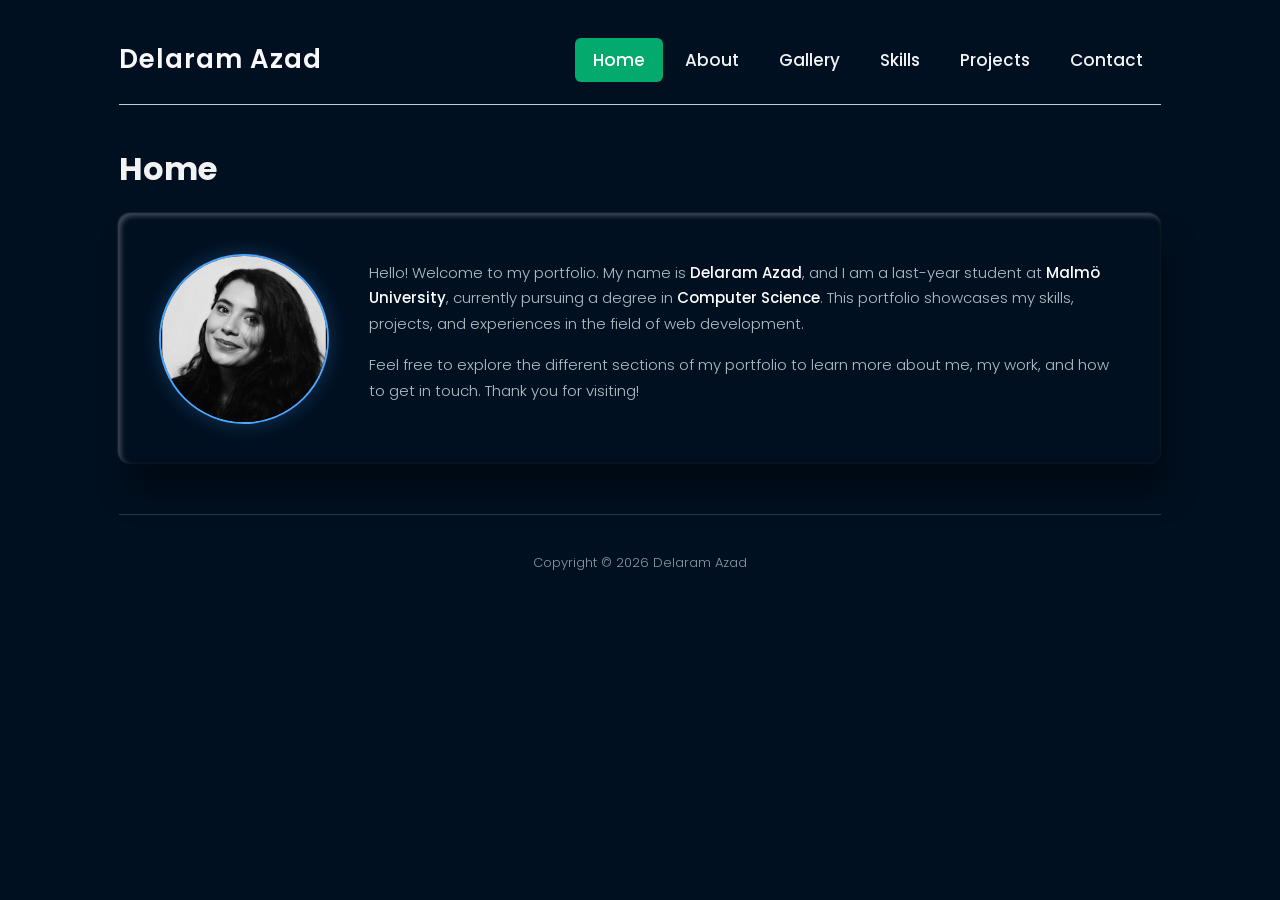
<file: portfolio-website/index.html>
<!DOCTYPE html>
<html lang="en">
  <head>
    <meta charset="UTF-8" />
    <meta name="viewport" content="width=device-width, initial-scale=1.0" />
    <title>Portfolio - Delaram Azad</title>
    <meta name="description" content="Portfolio of Delaram Azad - Computer Science Student" />
    <link rel="stylesheet" href="../css/style.css" />
  </head>
  <body>
    <header id="header1">
      <div class="topNav">
        <h2 id="myName">Delaram Azad</h2>
        <nav class="nav-links">
          <a href="index.html" aria-current="page">Home</a>
          <a href="about.html">About</a>
          <a href="gallery.html">Gallery</a>
          <a href="skills.html">Skills</a>
          <a href="projects.html">Projects</a>
          <a href="contact.html">Contact</a>
        </nav>
      </div>
    </header>

    <main>
      <h1>Home</h1>
      <div class="welcome">
        <img src="/assets/profile4.jpeg" alt="Profile picture of Delaram Azad" />
        <div class="welcome-text">
          <p>
            Hello! Welcome to my portfolio. My name is
            <strong>Delaram Azad</strong>, and I am a last-year student at
            <strong>Malmö University</strong>, currently pursuing a degree in
            <strong>Computer Science</strong>. This portfolio showcases my skills,
            projects, and experiences in the field of web development.
          </p>
          <p>
            Feel free to explore the different sections of my portfolio to learn
            more about me, my work, and how to get in touch. Thank you for
            visiting!
          </p>
        </div>
      </div>
    </main>

    <footer>
      <p>Copyright &copy; 2026 Delaram Azad</p>
    </footer>
  </body>
</html>
</file>
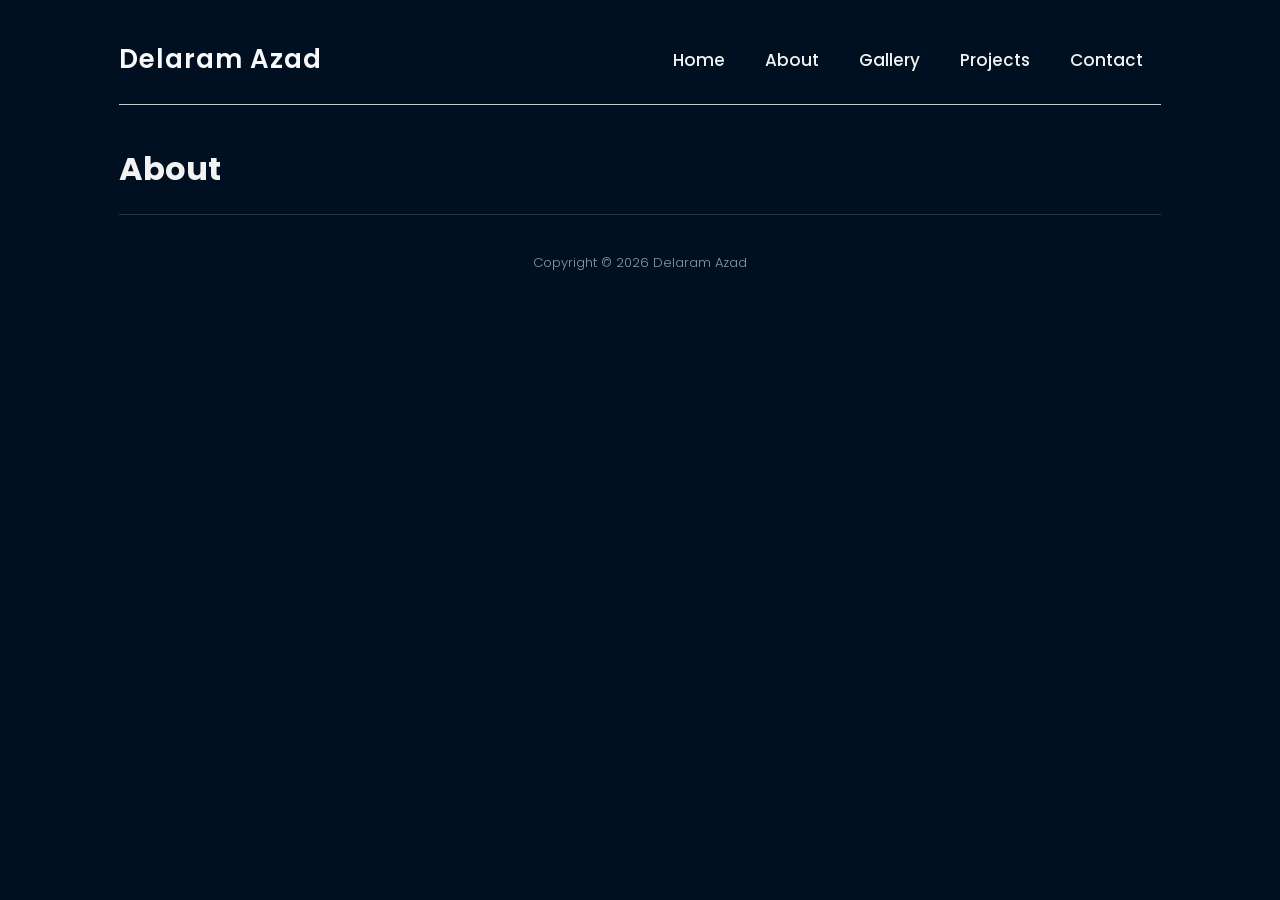
<file: about.html>
<html>
    <head>
        <meta charset="UTF-8" />
        <meta name="viewport" content="width=device-width, initial-scale=1.0" />
        <title>Gallery</title>
        <link rel="stylesheet" href="styles/style.css" />
    </head>
    <body>
        <header id="header1">
            <div class="topNav">
                <h2 id="myName">Delaram Azad</h2>
                <nav class="nav-links">
                    <a href="home.html">Home</a>
                    <a href="about.html">About</a>
                    <a href="gallery.html">Gallery</a>
                    <a href="projects.html">Projects</a>
                    <a href="contact.html">Contact</a>
                </nav>
            </div>
        </header>

        <h1>About</h1>

        
        <footer>
            <p>Copyright &copy; 2026 Delaram Azad</p>
        </footer>
</html>
</file>
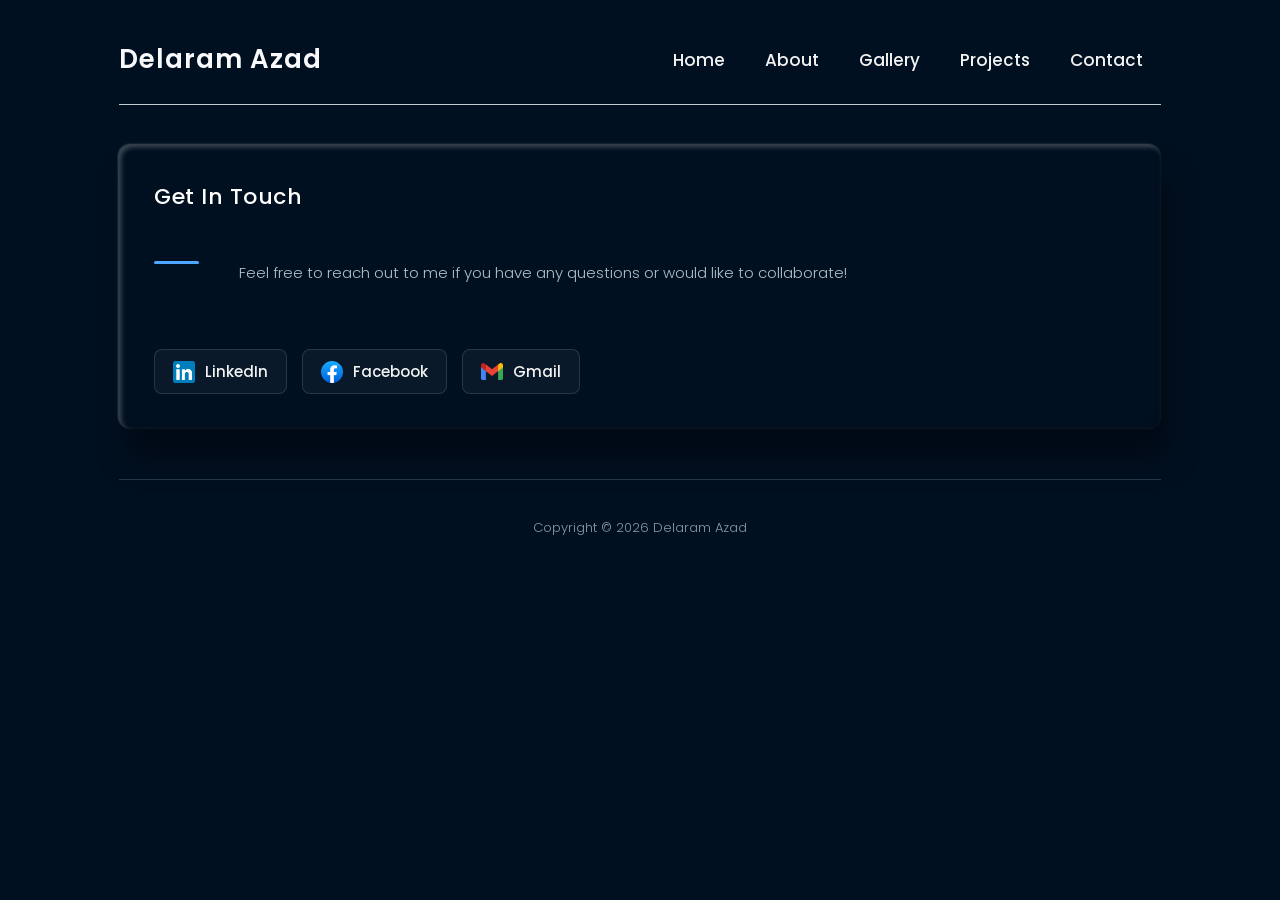
<file: contact.html>
<html>
  <head>
    <meta charset="UTF-8" />
    <meta name="viewport" content="width=device-width, initial-scale=1.0" />
    <title>Contact</title>
    <link rel="stylesheet" href="styles/style.css" />
  </head>
  <body>
    <header id="header1">
      <div class="topNav">
        <h2 id="myName">Delaram Azad</h2>
        <nav class="nav-links">
          <a href="home.html">Home</a>
          <a href="about.html">About</a>
          <a href="gallery.html">Gallery</a>
          <a href="projects.html">Projects</a>
          <a href="contact.html">Contact</a>
        </nav>
      </div>
    </header>

    <div class="contact-container">
      <h2>Get In Touch</h2>
      <hr class="divider"/>

      <p class="contact-text">
        Feel free to reach out to me if you have any questions or would like to
        collaborate!
      </p>

      <div class="contact-buttons-wrapper">
        <a
          href="https://www.linkedin.com/in/delaram-azad-07835b170"
          target="_blank"
          class="contact-link-btn"
        >
          <img src="assets/LinkedIn_icon.svg.webp" alt="LinkedIn Logo" />
          <span>LinkedIn</span>
        </a>

        <a
          href="https://www.facebook.com/aram.azad.50/"
          target="_blank"
          class="contact-link-btn"
        >
          <img src="assets/Facebook_f_logo_(2021).svg.webp" alt="Facebook Logo" />
          <span>Facebook</span>
        </a>

        <a href="mailto:delaram.azad99@gmail.com" class="contact-link-btn">
          <img src="assets/Gmail_icon_(2020).svg.webp" alt="Gmail Logo" />
          <span>Gmail</span>
        </a>
      </div>
    </div>

    <footer>
      <p>Copyright &copy; 2026 Delaram Azad</p>
    </footer>
  </body>
</html>
</file>
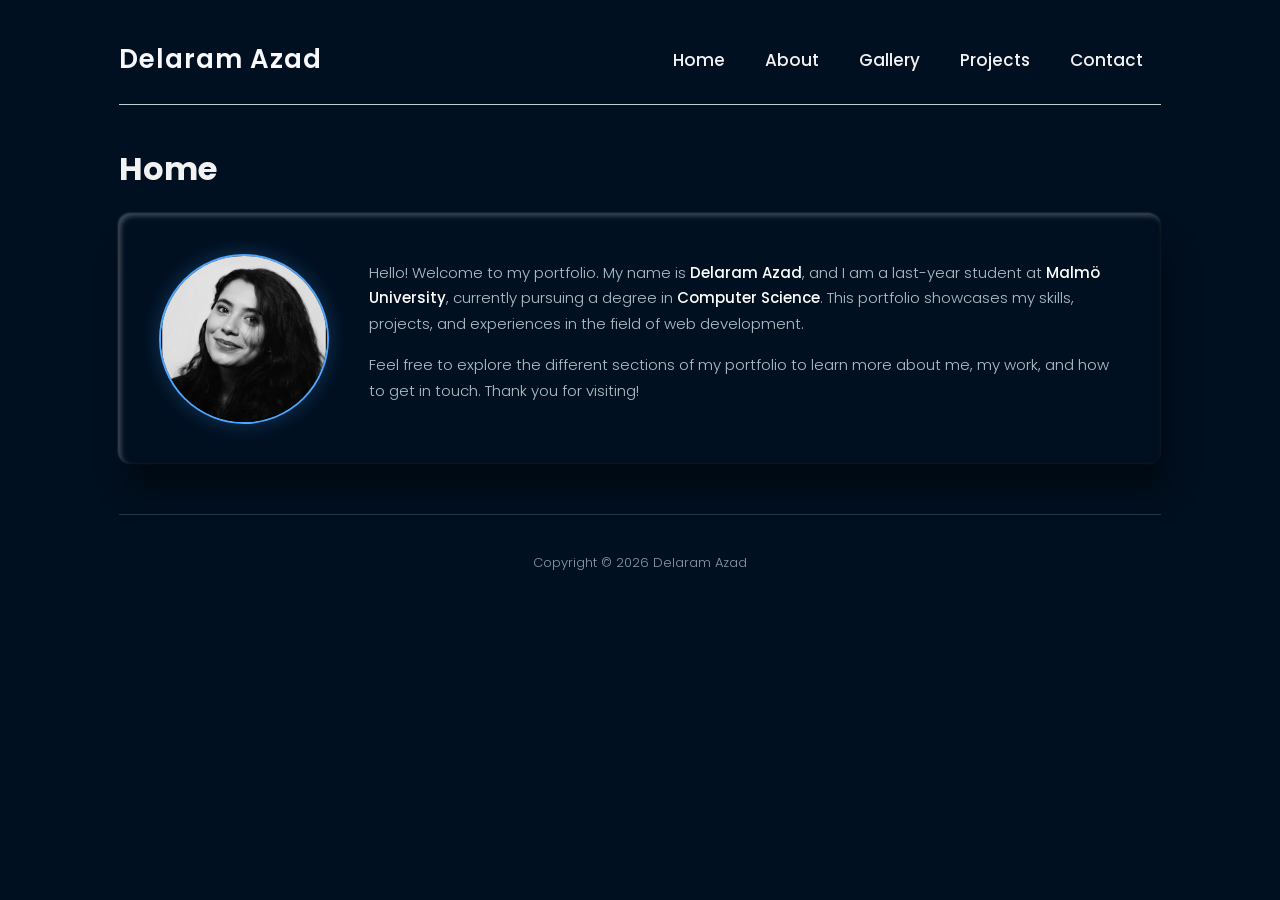
<file: home.html>
<!doctype html>
<html lang="en">
  <head>
    <title>Portfolio</title>
    <meta name="description" conent="Lec3 Introduction to HTML" />
    <link rel="stylesheet" href="styles/style.css" />

    
  </head>
  <body>
    <header id="header1">
      <div class="topNav">
        <h2 id="myName">Delaram Azad</h2>
        <nav class="nav-links">
          <a href="home.html">Home</a>
          <a href="about.html">About</a>
          <a href="gallery.html">Gallery</a>
          <a href="projects.html">Projects</a>
          <a href="contact.html">Contact</a>
        </nav>
      </div>
    </header>

    <h1>Home</h1>
    <div class="welcome">
      <img src="assets/profile4.jpeg" alt="Profile Image" />
      <div class="welcome-text">
        <p>
          Hello! Welcome to my portfolio. My name is
          <strong>Delaram Azad</strong>, and I am a last-year student at
          <strong>Malmö University</strong>, currently pursuing a degree in
          <strong>Computer Science</strong>. This portfolio showcases my skills,
          projects, and experiences in the field of web development.
        </p>
        <p>
          Feel free to explore the different sections of my portfolio to learn
          more about me, my work, and how to get in touch. Thank you for
          visiting!
        </p>
      </div>
    </div>
    <footer>
      <p>Copyright &copy; 2026 Delaram Azad</p>
    </footer>
  </body>
</html>
</file>
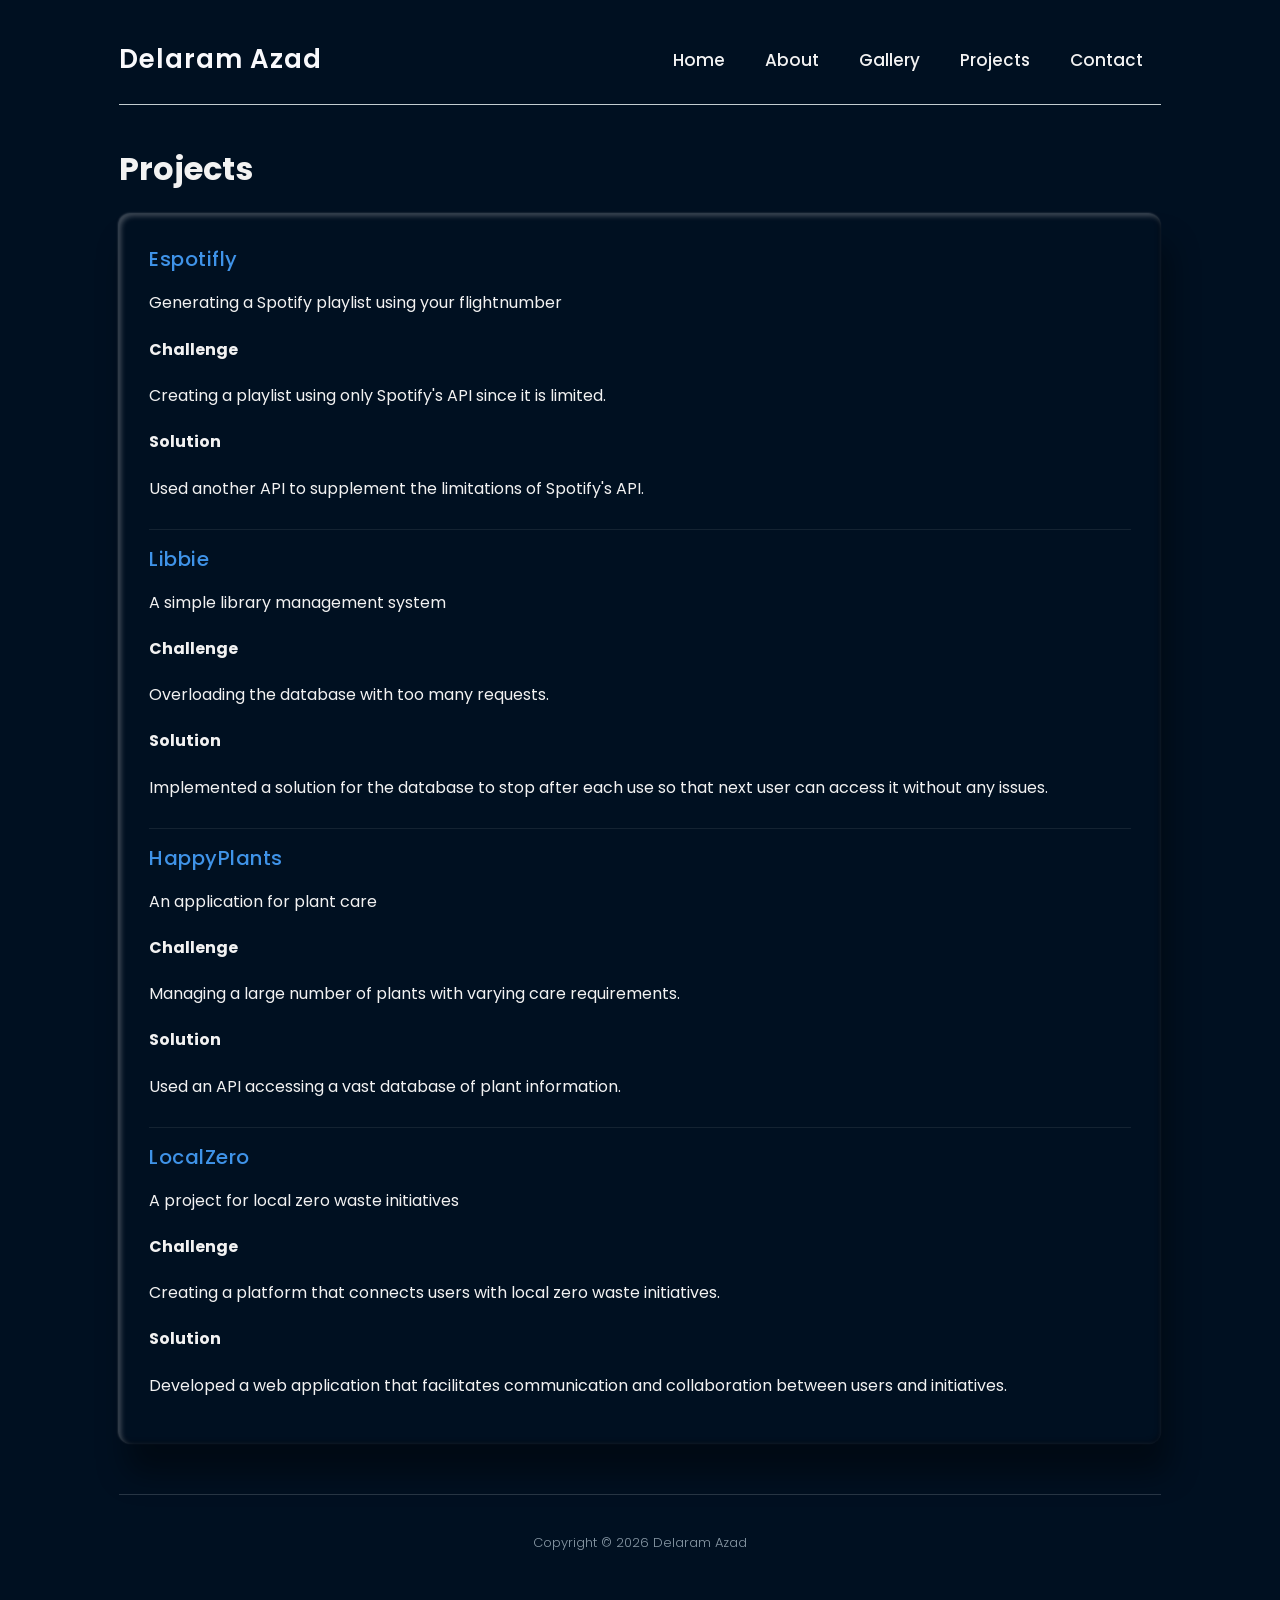
<file: projects.html>
<html>
    <head>
        <meta charset="UTF-8" />
        <meta name="viewport" content="width=device-width, initial-scale=1.0" />
        <title>Gallery</title>
        <link rel="stylesheet" href="styles/style.css" />
    </head>
    <body>
        <header id="header1">
            <div class="topNav">
                <h2 id="myName">Delaram Azad</h2>
                <nav class="nav-links">
                    <a href="home.html">Home</a>
                    <a href="about.html">About</a>
                    <a href="gallery.html">Gallery</a>
                    <a href="projects.html">Projects</a>
                    <a href="contact.html">Contact</a>
                </nav>
            </div>
        </header>

        <h1>Projects</h1>
        <div class="project-list">
            <ul>
                <li>
                    <a href="https://github.com/delaramazad/WebServicesGroup1.git" target="_blank">Espotifly</a>
                    <p>Generating a Spotify playlist using your flightnumber</p>
                    <h4>Challenge</h4>
                    <p>Creating a playlist using only Spotify's API since it is limited.</p>
                    <h4>Solution</h4>
                    <p>Used another API to supplement the limitations of Spotify's API.</p>
                </li>
                <li>
                    <a href="https://github.com/delaramazad/Libbie.git" target="_blank">Libbie</a>
                    <p>A simple library management system</p>
                    <h4>Challenge</h4>
                    <p>Overloading the database with too many requests.</p>
                    <h4>Solution</h4>
                    <p>Implemented a solution for the database to stop after each use so that next user can access it without any issues.</p>
                    </p>
                </li>
                <li>
                    <a href="https://github.com/HappyPlantsDA489A/HappyPlants.git" target="_blank">HappyPlants</a>
                    <p>An application for plant care</p>
                    <h4>Challenge</h4>
                    <p>Managing a large number of plants with varying care requirements.</p>
                    <h4>Solution</h4>
                    <p>Used an API accessing a vast database of plant information.</p>
                </li>
                <li>
                    <a href="https://github.com/MiniProjectLocalZero/LocalZero.git" target="_blank">LocalZero</a>
                    <p>A project for local zero waste initiatives</p>
                    <h4>Challenge</h4>
                    <p>Creating a platform that connects users with local zero waste initiatives.</p>
                    <h4>Solution</h4>
                    <p>Developed a web application that facilitates communication and collaboration between users and initiatives.</p>
                </li>
            </ul>
        </div>

        
        <footer>
            <p>Copyright &copy; 2026 Delaram Azad</p>
        </footer>
</html>
</file>
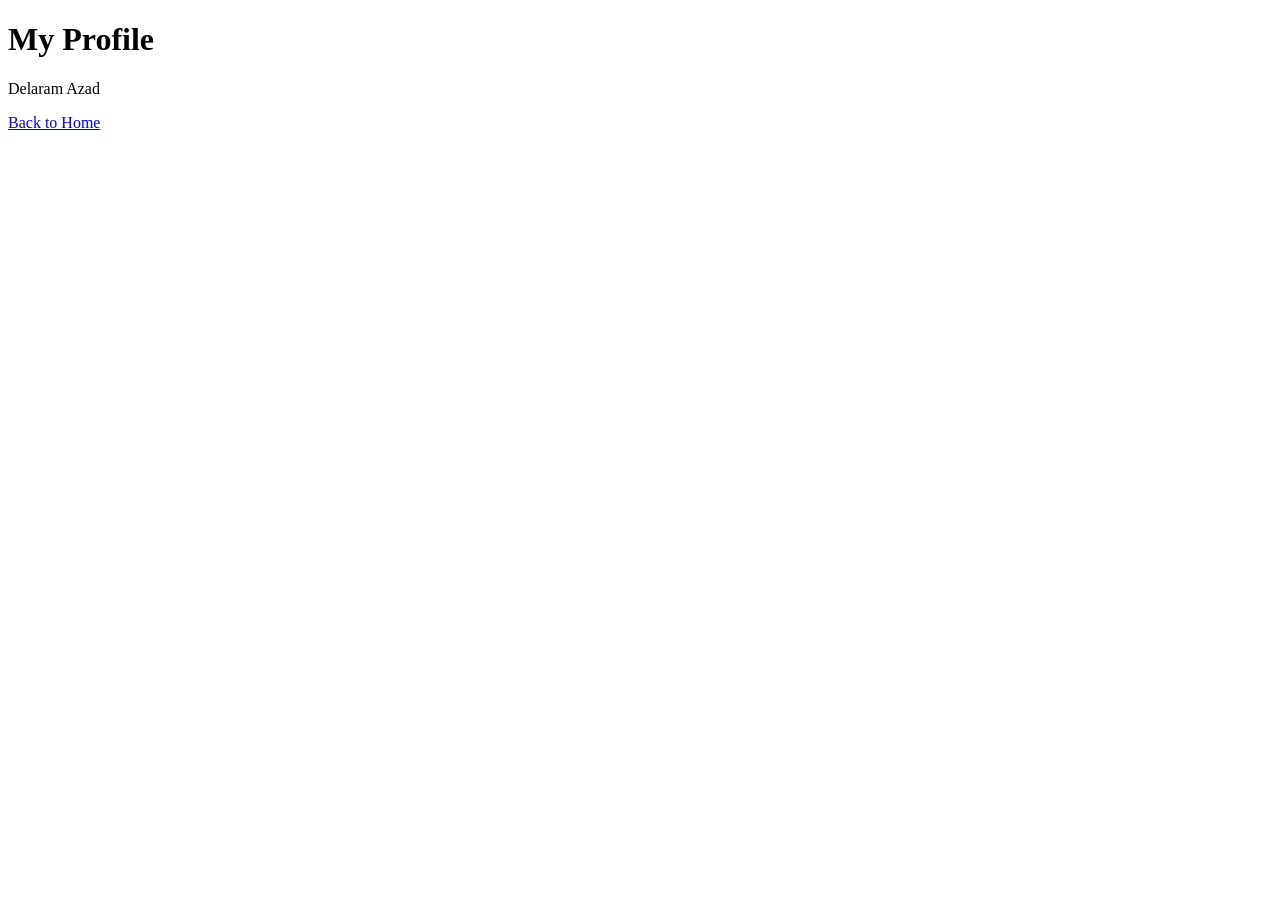
<file: account.pages/profile.html>
<!DOCTYPE html>
<html lang="en">
<head>
    <meta charset="UTF-8">
    <meta name="viewport" content="width=device-width, initial-scale=1.0">
    <title>Document</title>
</head>
<body>
    <h1>My Profile</h1>
    <p>Delaram Azad</p>
    <a href="../index.html">Back to Home</a>
</body>
</html>
</file>
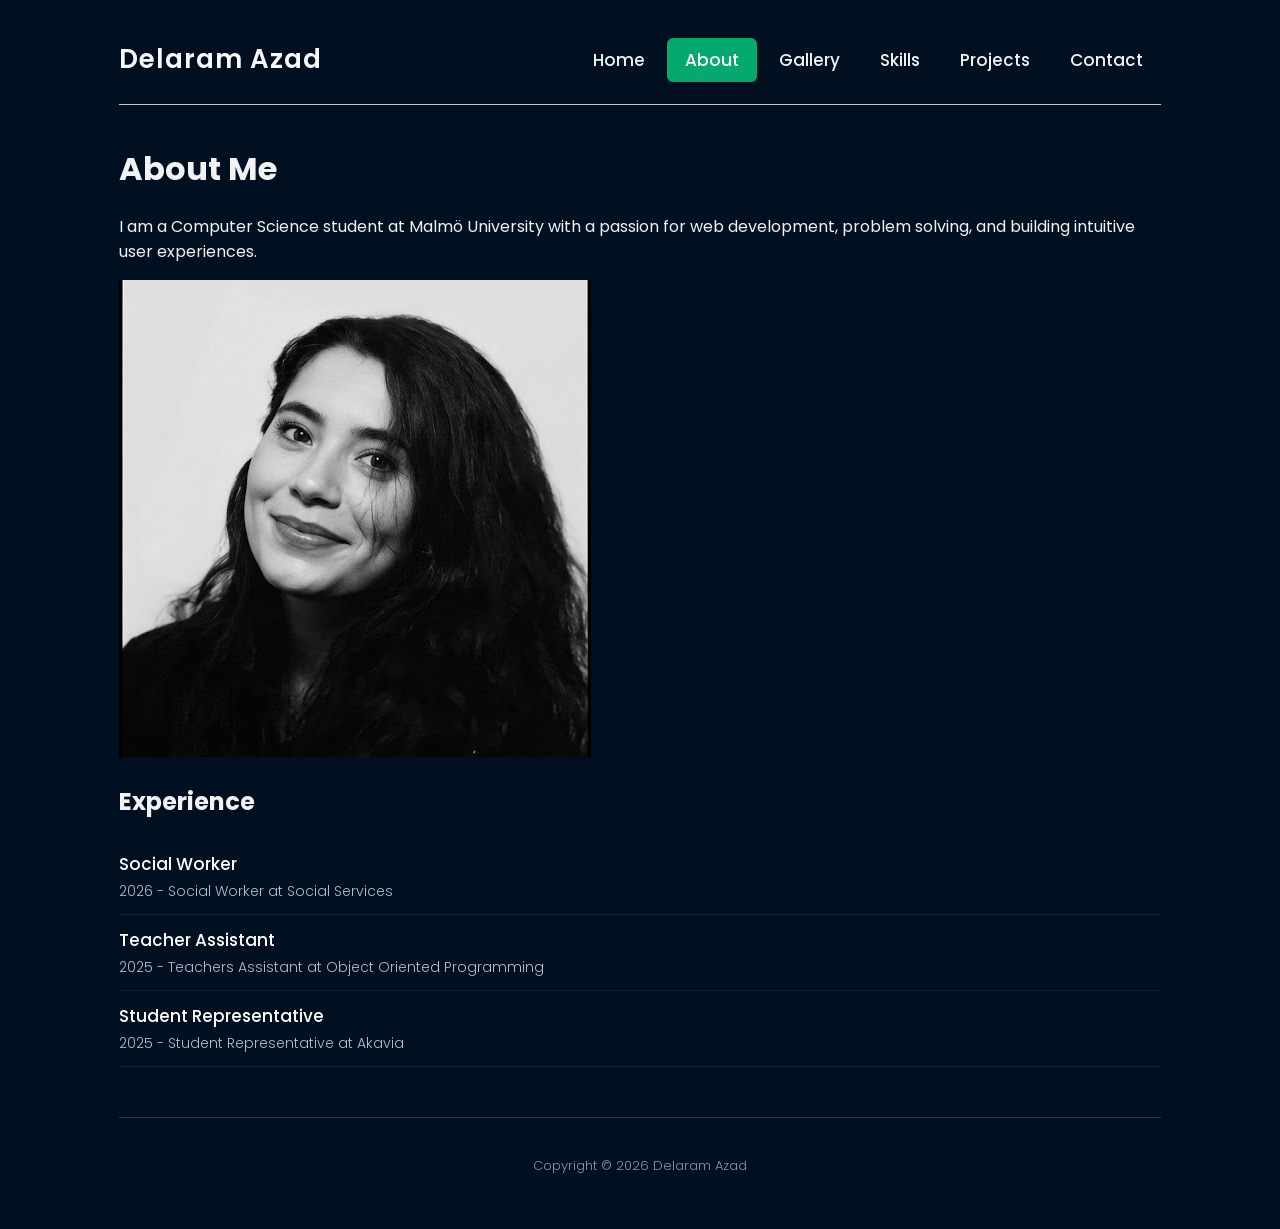
<file: portfolio-website/about.html>
<!DOCTYPE html>
<html lang="en">
  <head>
    <meta charset="UTF-8" />
    <meta name="viewport" content="width=device-width, initial-scale=1.0" />
    <title>About - Delaram Azad</title>
    <link rel="stylesheet" href="../css/style.css" />
  </head>
  <body>
    <header id="header1">
      <div class="topNav">
        <h2 id="myName">Delaram Azad</h2>
        <nav class="nav-links">
          <a href="index.html">Home</a>
          <a href="about.html" aria-current="page">About</a>
          <a href="gallery.html">Gallery</a>
          <a href="skills.html">Skills</a>
          <a href="projects.html">Projects</a>
          <a href="contact.html">Contact</a>
        </nav>
      </div>
    </header>

    <main class="about-container">
      <h1>About Me</h1>

      <div class="about-intro">
        <p>
          I am a Computer Science student at Malmö University with a passion for web development, 
          problem solving, and building intuitive user experiences.
        </p>
        <img src="/assets/profile4.jpeg" alt="Profile picture of Delaram Azad" />
      </div>

      <!-- experience -->
      <div class="experience-section">
        <h2>Experience</h2>

        <div class="skill-item">
          <h3 class="skill-name">Social Worker</h3>
          <p>2026 - Social Worker at Social Services</p>
        </div>

        <div class="skill-item">
          <h3 class="skill-name">Teacher Assistant</h3>
          <p>2025 - Teachers Assistant at Object Oriented Programming</p>
        </div>

        <div class="skill-item">
          <h3 class="skill-name">Student Representative</h3>
          <p>2025 - Student Representative at Akavia</p>
        </div>
      </div>
    </main>

    <footer>
      <p>Copyright &copy; 2026 Delaram Azad</p>
    </footer>
  </body>
</html>
</file>
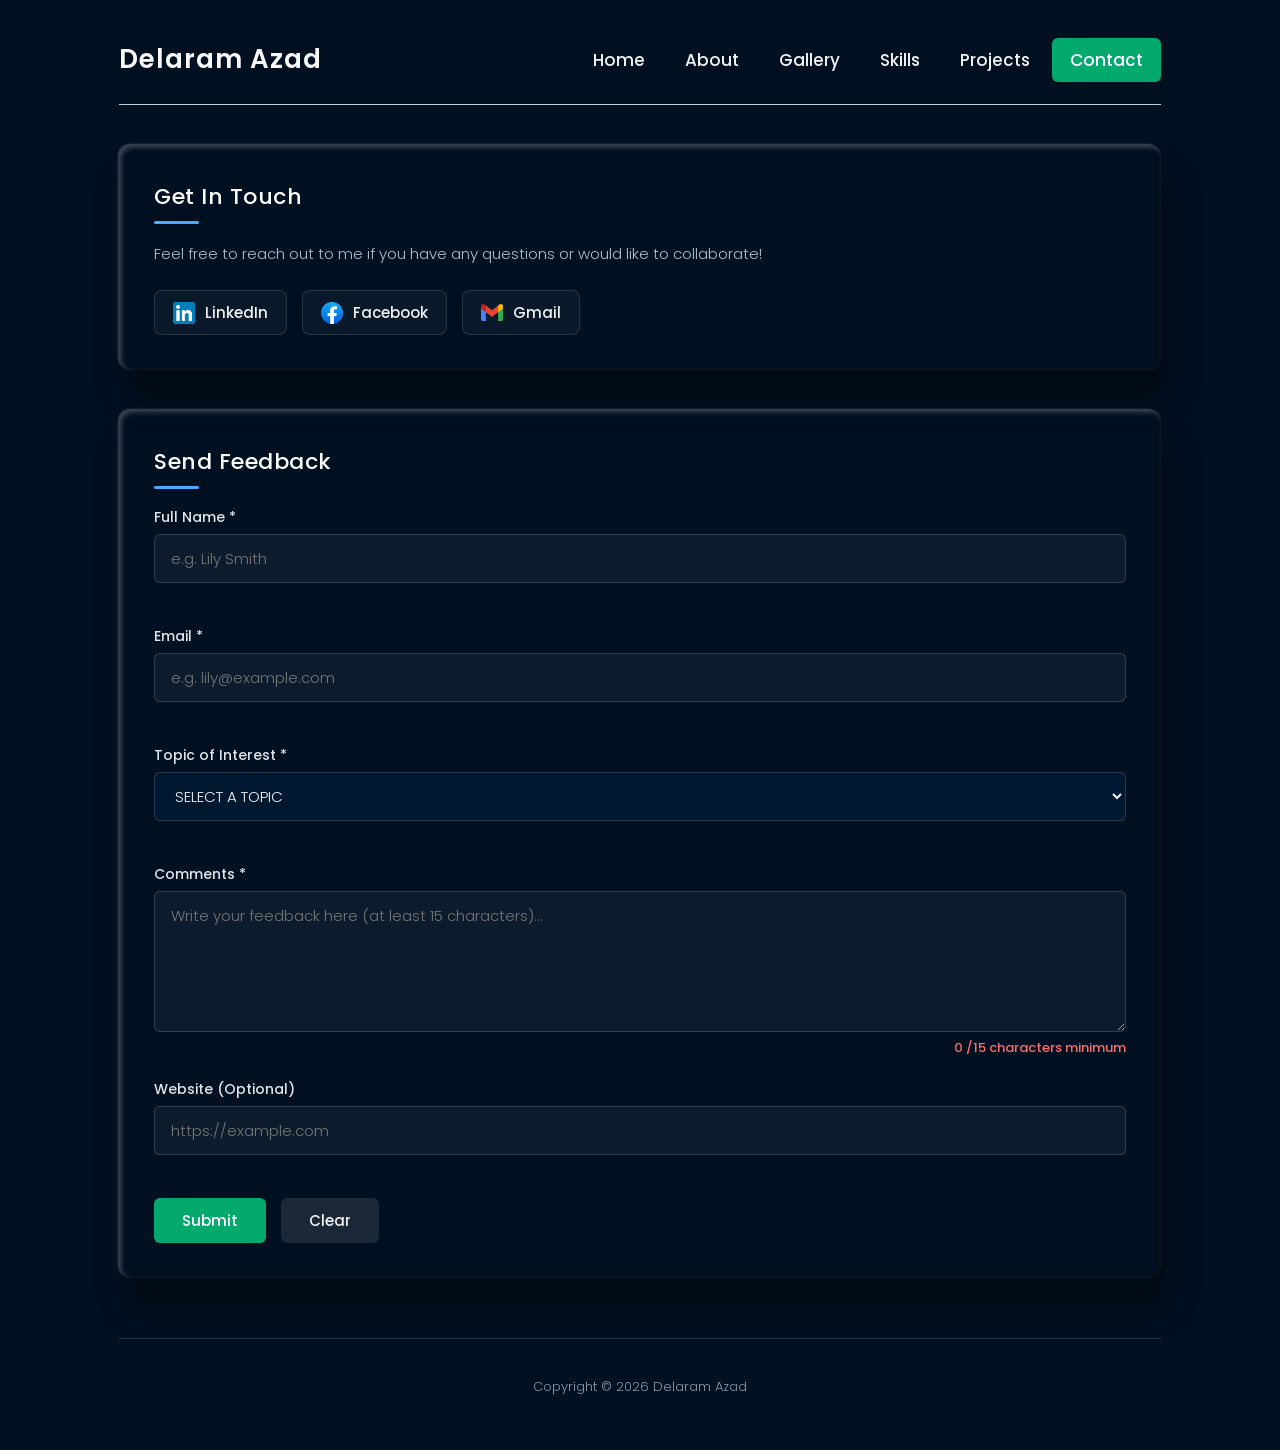
<file: portfolio-website/contact.html>
<!DOCTYPE html>
<html lang="en">
  <head>
    <meta charset="UTF-8" />
    <meta name="viewport" content="width=device-width, initial-scale=1.0" />
    <title>Contact & Feedback - Delaram Azad</title>
    <link rel="stylesheet" href="../css/style.css" />
    <link rel="stylesheet" href="../css/feedback.css" />
    
    <!-- js file for validation -->
    <script src="../js/feedback.js" defer></script>
  </head>

  <body>
    <header id="header1">
      <div class="topNav">
        <h2 id="myName">Delaram Azad</h2>
        <nav class="nav-links">
          <a href="index.html">Home</a>
          <a href="about.html">About</a>
          <a href="gallery.html">Gallery</a>
          <a href="skills.html">Skills</a>
          <a href="projects.html">Projects</a>
          <a href="contact.html" aria-current="page">Contact</a>
        </nav>
      </div>
    </header>

    <main class="contact-page-container">
      <!-- contact information -->
      <div class="contact-container">
        <h2>Get In Touch</h2>
        <hr class="divider" />
        <p class="contact-text">
          Feel free to reach out to me if you have any questions or would like to
          collaborate!
        </p>

        <div class="contact-buttons-wrapper">
          <a
            href="https://www.linkedin.com/in/delaram-azad-07835b170"
            target="_blank"
            class="contact-link-btn">
            <img src="/assets/LinkedIn_icon.svg.webp" alt="LinkedIn Logo" />
            <span>LinkedIn</span>
          </a>

          <a
            href="https://www.facebook.com/aram.azad.50/"
            target="_blank"
            class="contact-link-btn">
            <img src="/assets/Facebook_f_logo_(2021).svg.webp" alt="Facebook Logo" />
            <span>Facebook</span>
          </a>

          <a href="mailto:delaram.azad99@gmail.com" class="contact-link-btn">
            <img src="/assets/Gmail_icon_(2020).svg.webp" alt="Gmail Logo" />
            <span>Gmail</span>
          </a>
        </div>
      </div>

      <!-- feedback form -->
      <div class="feedback-container">
        <h2>Send Feedback</h2>
        <hr class="divider" />

        <!-- statsu message -->
        <div id="form-status" class="form-status" aria-live="polite"></div>

        <form id="feedback-form" novalidate>
          <!-- full name -->
          <div class="form-group">
            <label for="fullname">Full Name *</label>
            <input
              type="text"
              id="fullname"
              name="fullname"
              placeholder="e.g. Lily Smith"
              required
            />
            <span class="error-message" id="fullname-error" aria-live="polite"></span>
          </div>

          <!-- email -->
          <div class="form-group">
            <label for="email">Email *</label>
            <input
              type="email"
              id="email"
              name="email"
              placeholder="e.g. lily@example.com"
              required
            />
            <span class="error-message" id="email-error" aria-live="polite"></span>
          </div>

          <!--topic of interest -->
          <div class="form-group">
            <label for="topic">Topic of Interest *</label>
            <select id="topic" name="topic" required>
              <option value="">SELECT A TOPIC</option>
              <option value="projects">Web Projects</option>
              <option value="collaboration">Collaboration / Job Opportunity</option>
              <option value="general">General Feedback</option>
            </select>
            <span class="error-message" id="topic-error" aria-live="polite"></span>
          </div>

          <!-- comments with live counter -->
          <div class="form-group">
            <label for="comments">Comments *</label>
            <textarea
              id="comments"
              name="comments"
              rows="5"
              placeholder="Write your feedback here (at least 15 characters)..."
              required
            ></textarea>
            <div class="textarea-footer">
              <span class="error-message" id="comments-error" aria-live="polite"></span>
              <span id="char-counter" class="char-counter">0 / 15 characters minimum</span>
            </div>
          </div>

          <!-- website -->
          <div class="form-group">
            <label for="website">Website (Optional)</label>
            <input
              type="url"
              id="website"
              name="website"
              placeholder="https://example.com"
            />
            <span class="error-message" id="website-error" aria-live="polite"></span>
          </div>

          <!-- buttons -->
          <div class="form-actions">
            <button type="submit" id="submit-btn" class="btn btn-primary">Submit</button>
            <button type="reset" id="clear-btn" class="btn btn-secondary">Clear</button>
          </div>
        </form>
      </div>
    </main>

    <footer>
      <p>Copyright &copy; 2026 Delaram Azad</p>
    </footer>
  </body>
</html>
</file>
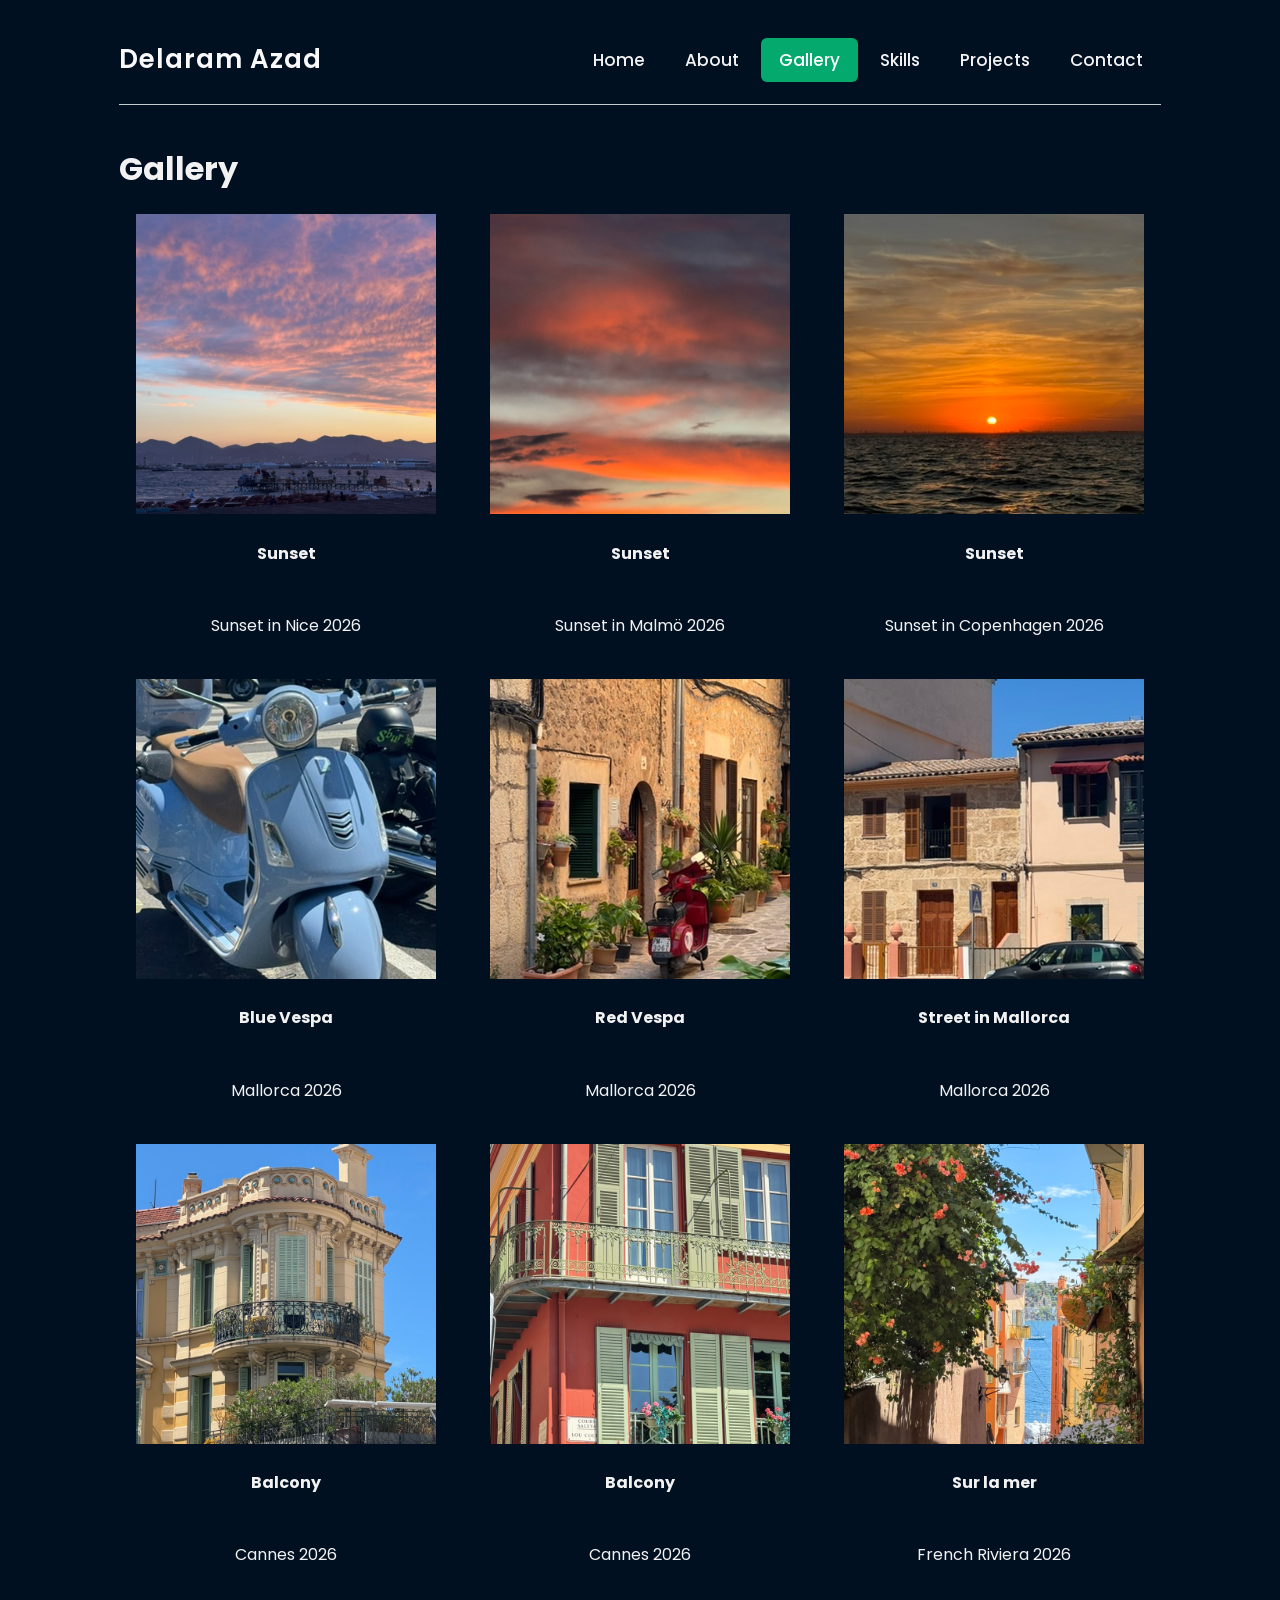
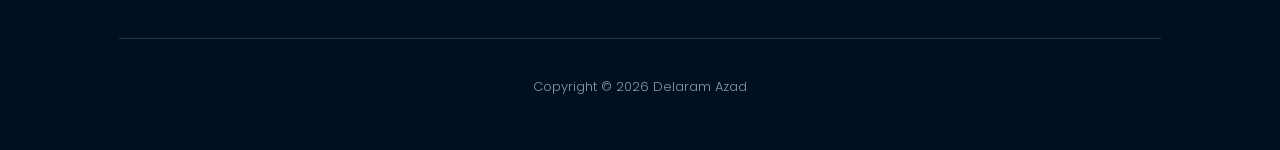
<file: portfolio-website/gallery.html>
<!DOCTYPE html>
<html lang="en">
  <head>
    <meta charset="UTF-8" />
    <meta name="viewport" content="width=device-width, initial-scale=1.0" />
    <title>Gallery - Delaram Azad</title>
    <meta name="description" content="Photography and visual gallery" />
    <link rel="stylesheet" href="../css/style.css" />
    <link rel="preconnect" href="https://fonts.googleapis.com" />
    <link rel="preconnect" href="https://fonts.gstatic.com" crossorigin />
    <link
      href="https://fonts.googleapis.com/css2?family=Inter:wght@300;400;500;600;700&display=swap"
      rel="stylesheet"
    />
  </head>
  <body>
    <header id="header1">
      <div class="topNav">
        <h2 id="myName">Delaram Azad</h2>
        <nav class="nav-links">
          <a href="index.html">Home</a>
          <a href="about.html">About</a>
          <a href="gallery.html" aria-current="page">Gallery</a>
          <a href="skills.html">Skills</a>
          <a href="projects.html">Projects</a>
          <a href="contact.html">Contact</a>
        </nav>
      </div>
    </header>

    <main>
      <h1>Gallery</h1>

      <div class="gallery-container">
        <div class="gallery">
          <a target="_blank" href="/assets/648A41F0-11AE-41EF-BADD-1A112A740CFD_1_105_c.jpeg">
            <img
              src="/assets/648A41F0-11AE-41EF-BADD-1A112A740CFD_1_105_c.jpeg"
              alt="Sunset in Nice"
            />
          </a>
          <div class="title"><h4>Sunset</h4></div>
          <div class="description"><p>Sunset in Nice 2026</p></div>
        </div>

        <div class="gallery">
          <a target="_blank" href="/assets7/53AD335E-EB62-4D79-8681-F98C8A97DCAB_1_105_c.jpeg">
            <img
              src="/assets/53AD335E-EB62-4D79-8681-F98C8A97DCAB_1_105_c.jpeg"
              alt="Sunset in Malmö"
            />
          </a>
          <div class="title"><h4>Sunset</h4></div>
          <div class="description"><p>Sunset in Malmö 2026</p></div>
        </div>

        <div class="gallery">
          <a target="_blank" href="/assets/F6E0263A-0C42-45BD-8888-CC3E1472B2E9_4_5005_c.jpeg">
            <img
              src="/assets/F6E0263A-0C42-45BD-8888-CC3E1472B2E9_4_5005_c.jpeg"
              alt="Sunset in Copenhagen"
            />
          </a>
          <div class="title"><h4>Sunset</h4></div>
          <div class="description"><p>Sunset in Copenhagen 2026</p></div>
        </div>

        <div class="gallery">
          <a target="_blank" href="/assets/2E1078BD-FB11-4C1C-8A06-5C61A9CCA5D0_4_5005_c.jpeg">
            <img
              src="/assets/2E1078BD-FB11-4C1C-8A06-5C61A9CCA5D0_4_5005_c.jpeg"
              alt="Blue Vespa"
            />
          </a>
          <div class="title"><h4>Blue Vespa</h4></div>
          <div class="description"><p>Mallorca 2026</p></div>
        </div>

        <div class="gallery">
          <a target="_blank" href="/assets/538FFD88-6DE6-4D5D-ACC3-3D5D4A7D81F4_4_5005_c.jpeg">
            <img
              src="/assets/538FFD88-6DE6-4D5D-ACC3-3D5D4A7D81F4_4_5005_c.jpeg"
              alt="Red Vespa"
            />
          </a>
          <div class="title"><h4>Red Vespa</h4></div>
          <div class="description"><p>Mallorca 2026</p></div>
        </div>

        <div class="gallery">
          <a target="_blank" href="/assets/26366F92-354F-4BFC-9B4D-C2F65BCC98A9_4_5005_c.jpeg">
            <img
              src="/assets/26366F92-354F-4BFC-9B4D-C2F65BCC98A9_4_5005_c.jpeg"
              alt="Street in Mallorca"
            />
          </a>
          <div class="title"><h4>Street in Mallorca</h4></div>
          <div class="description"><p>Mallorca 2026</p></div>
        </div>

        <div class="gallery">
          <a target="_blank" href="/assets/0D142227-8552-4FDB-90D3-213C008DFC6F_1_105_c.jpeg">
            <img
              src="/assets/0D142227-8552-4FDB-90D3-213C008DFC6F_1_105_c.jpeg"
              alt="Balcony in Cannes"
            />
          </a>
          <div class="title"><h4>Balcony</h4></div>
          <div class="description"><p>Cannes 2026</p></div>
        </div>

        <div class="gallery">
          <a target="_blank" href="/assets/2FC96549-5623-4A60-AE92-8C0A5EAAE205_1_105_c.jpeg">
            <img
              src="/assets/2FC96549-5623-4A60-AE92-8C0A5EAAE205_1_105_c.jpeg"
              alt="Balcony in Cannes"
            />
          </a>
          <div class="title"><h4>Balcony</h4></div>
          <div class="description"><p>Cannes 2026</p></div>
        </div>

        <div class="gallery">
          <a target="_blank" href="/assets/F347AD54-52F4-4387-826A-3AC7E07382AA_1_105_c.jpeg">
            <img
              src="/assets/F347AD54-52F4-4387-826A-3AC7E07382AA_1_105_c.jpeg"
              alt="Sur la mer"
            />
          </a>
          <div class="title"><h4>Sur la mer</h4></div>
          <div class="description"><p>French Riviera 2026</p></div>
        </div>
      </div>
    </main>

    <footer>
      <p>Copyright &copy; 2026 Delaram Azad</p>
    </footer>
  </body>
</html>
</file>
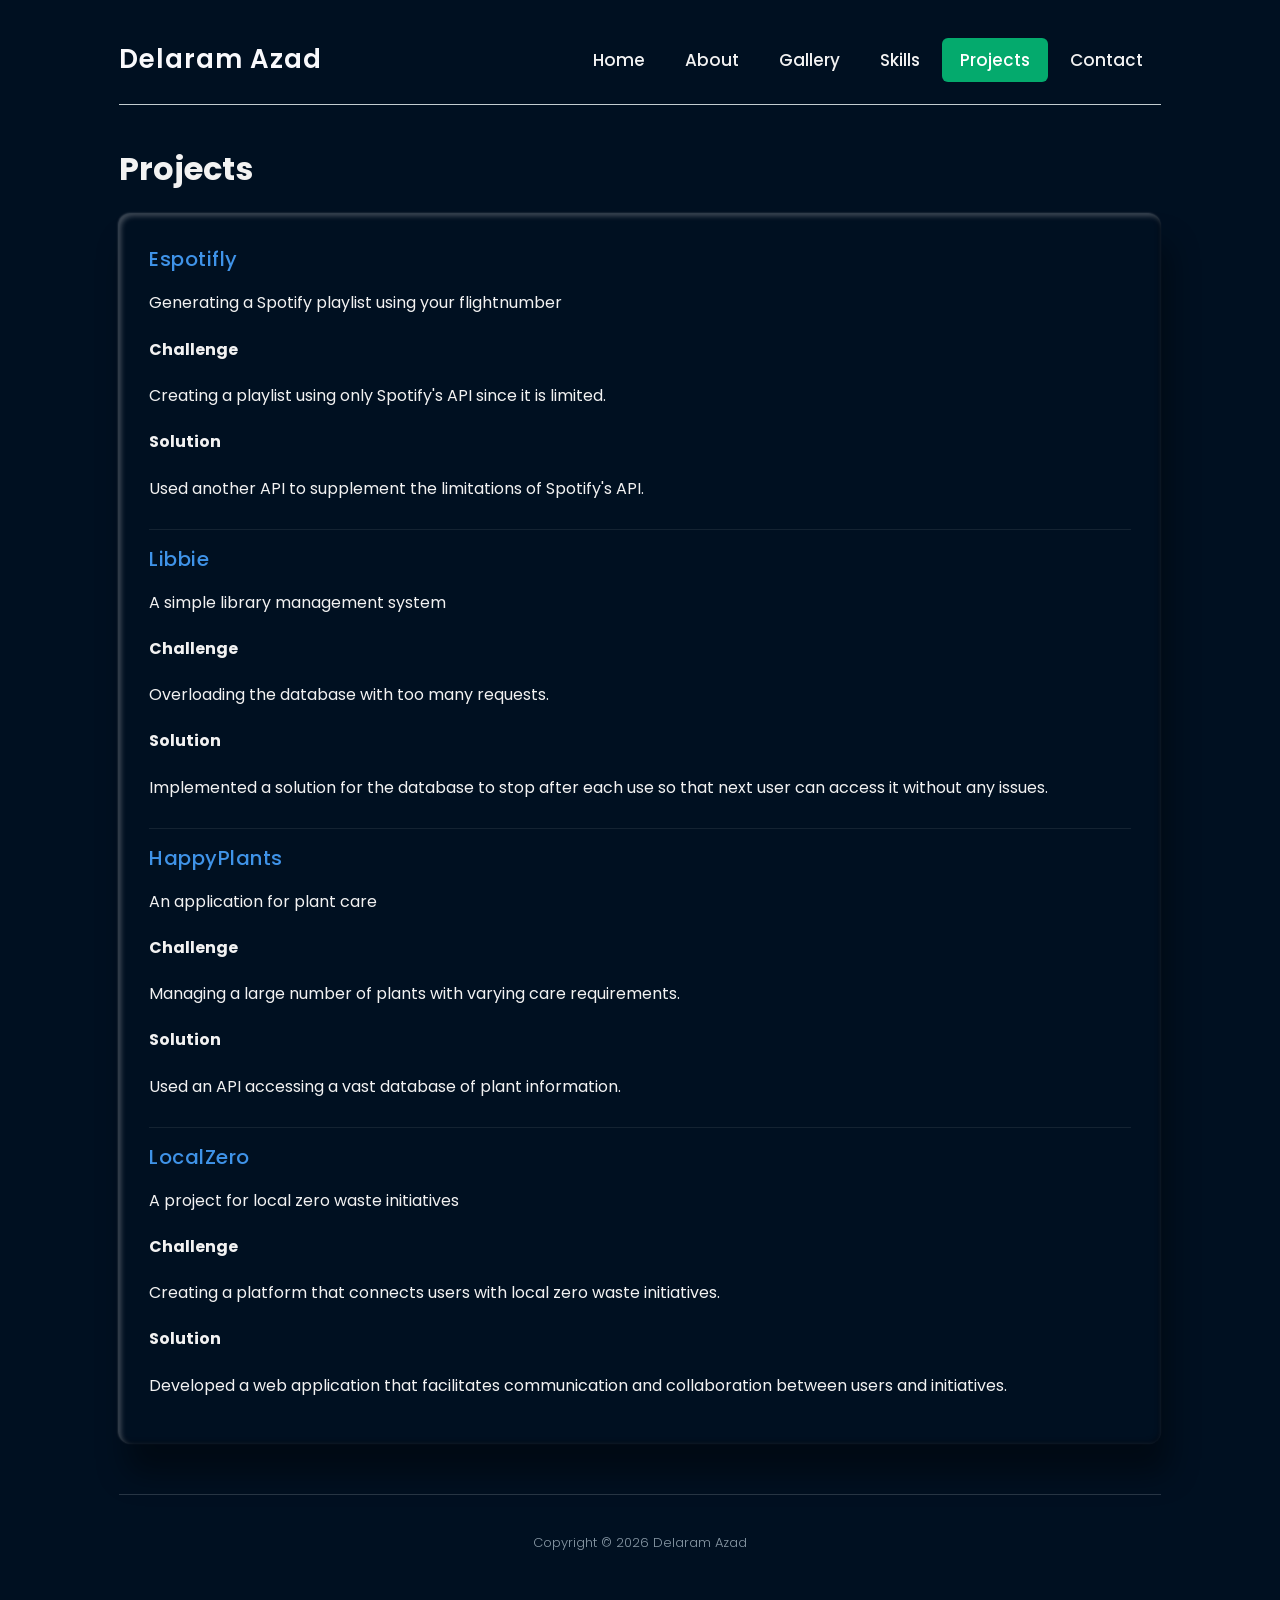
<file: portfolio-website/projects.html>
<!DOCTYPE html>
<html lang="en">
  <head>
    <meta charset="UTF-8" />
    <meta name="viewport" content="width=device-width, initial-scale=1.0" />
    <title>Projects - Delaram Azad</title>
    <link rel="stylesheet" href="../css/style.css" />
  </head>
  <body>
    <header id="header1">
      <div class="topNav">
        <h2 id="myName">Delaram Azad</h2>
        <nav class="nav-links">
          <a href="index.html">Home</a>
          <a href="about.html">About</a>
          <a href="gallery.html">Gallery</a>
          <a href="skills.html">Skills</a>
          <a href="projects.html" aria-current="page">Projects</a>
          <a href="contact.html">Contact</a>
        </nav>
      </div>
    </header>

    <main class="projects-container">
      <h1>Projects</h1>
      <div class="project-list">
        <ul>
          <li>
            <a href="https://github.com/delaramazad/WebServicesGroup1.git" target="_blank" rel="noopener noreferrer">Espotifly</a>
            <p>Generating a Spotify playlist using your flightnumber</p>
            <h4>Challenge</h4>
            <p>Creating a playlist using only Spotify's API since it is limited.</p>
            <h4>Solution</h4>
            <p>Used another API to supplement the limitations of Spotify's API.</p>
          </li>
          <li>
            <a href="https://github.com/delaramazad/Libbie.git" target="_blank" rel="noopener noreferrer">Libbie</a>
            <p>A simple library management system</p>
            <h4>Challenge</h4>
            <p>Overloading the database with too many requests.</p>
            <h4>Solution</h4>
            <p>Implemented a solution for the database to stop after each use so that next user can access it without any issues.</p>
          </li>
          <li>
            <a href="https://github.com/HappyPlantsDA489A/HappyPlants.git" target="_blank" rel="noopener noreferrer">HappyPlants</a>
            <p>An application for plant care</p>
            <h4>Challenge</h4>
            <p>Managing a large number of plants with varying care requirements.</p>
            <h4>Solution</h4>
            <p>Used an API accessing a vast database of plant information.</p>
          </li>
          <li>
            <a href="https://github.com/MiniProjectLocalZero/LocalZero.git" target="_blank" rel="noopener noreferrer">LocalZero</a>
            <p>A project for local zero waste initiatives</p>
            <h4>Challenge</h4>
            <p>Creating a platform that connects users with local zero waste initiatives.</p>
            <h4>Solution</h4>
            <p>Developed a web application that facilitates communication and collaboration between users and initiatives.</p>
          </li>
        </ul>
      </div>
    </main>

    <footer>
      <p>Copyright &copy; 2026 Delaram Azad</p>
    </footer>
  </body>
</html>
</file>
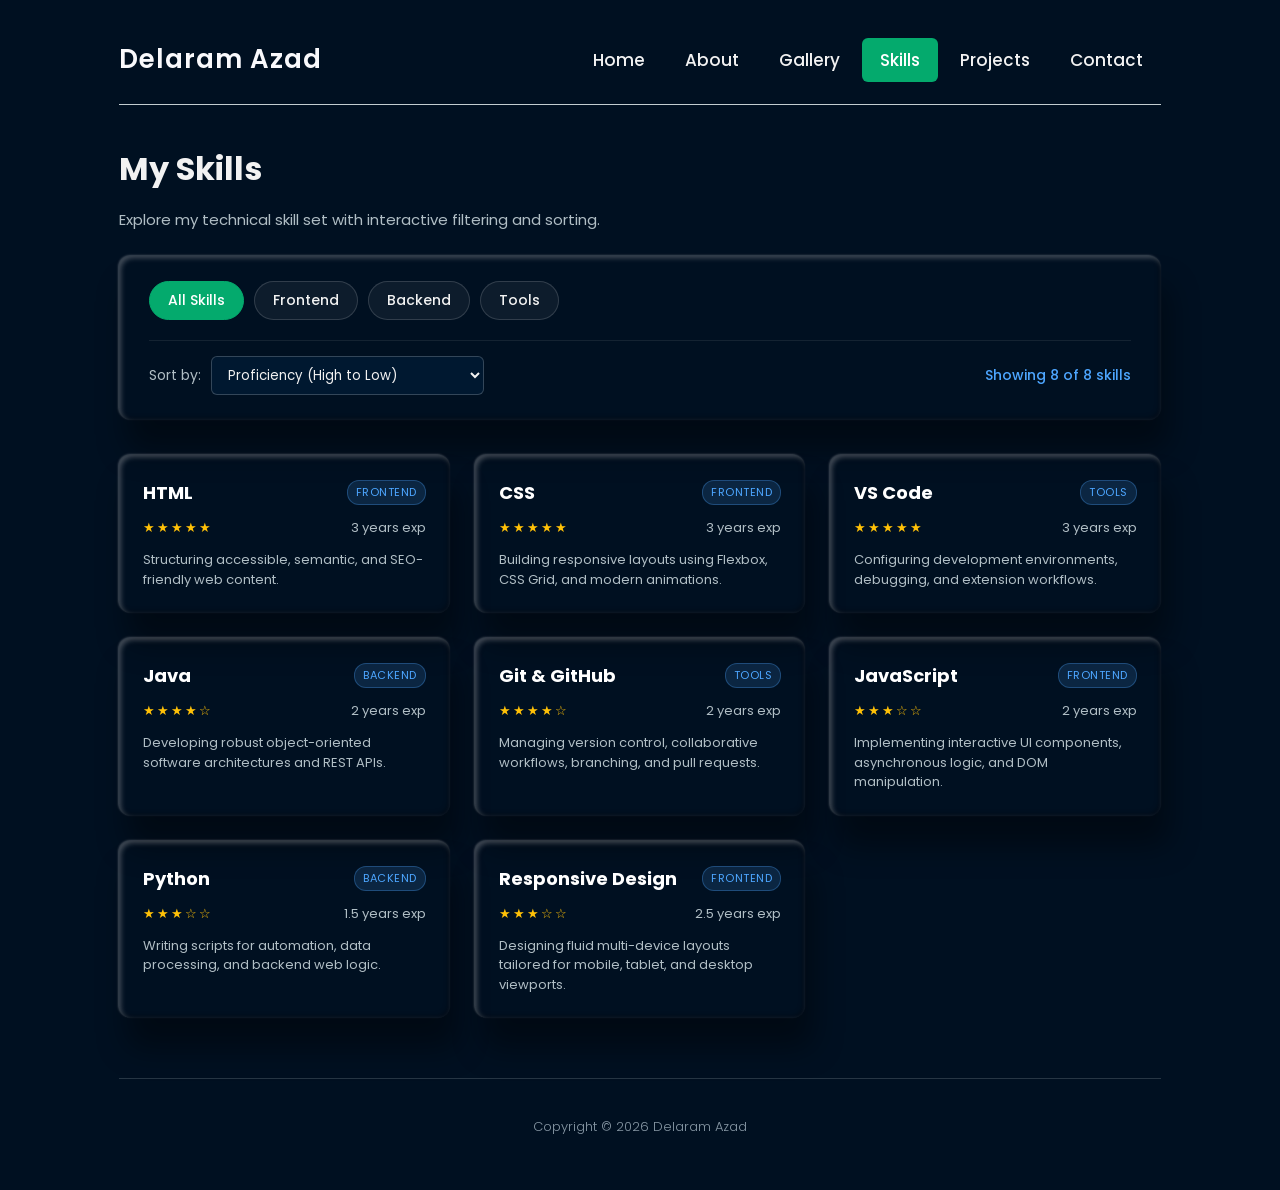
<file: portfolio-website/skills.html>
<!DOCTYPE html>
<html lang="en">
  <head>
    <meta charset="UTF-8" />
    <meta name="viewport" content="width=device-width, initial-scale=1.0" />
    <title>Skills - Delaram Azad</title>
    <link rel="stylesheet" href="../css/style.css" />
<link rel="stylesheet" href="../css/skills.css" />
<script src="../js/skills.js" defer></script>
  </head>
  
  <body>
    <header id="header1">
      <div class="topNav">
        <h2 id="myName">Delaram Azad</h2>
        <nav class="nav-links">
          <a href="index.html">Home</a>
          <a href="about.html">About</a>
          <a href="gallery.html">Gallery</a>
          <a href="skills.html" aria-current="page">Skills</a>
          <a href="projects.html">Projects</a>
          <a href="contact.html">Contact</a>
        </nav>
      </div>
    </header>

    <main class="skills-page-container">
      <div class="skills-header">
        <h1>My Skills</h1>
        <p>Explore my technical skill set with interactive filtering and sorting.</p>
      </div>

      <!-- Category filters, sorting, and counter -->
      <div class="skills-controls" aria-label="Skills filtering and sorting controls"> <!--aria-label enables screen reader support-->
        <div class="filter-group" role="group" aria-label="Filter skills by category">
          <button type="button" class="filter-btn active" data-category="all" aria-pressed="true">
            All Skills
          </button>
          <button type="button" class="filter-btn" data-category="Frontend" aria-pressed="false">
            Frontend
          </button>
          <button type="button" class="filter-btn" data-category="Backend" aria-pressed="false">
            Backend
          </button>
          <button type="button" class="filter-btn" data-category="Tools" aria-pressed="false">
            Tools
          </button>
        </div>

        <div class="sort-and-count-wrapper">
          <div class="sort-group">
            <label for="skill-sort">Sort by:</label>
            <select id="skill-sort" name="sort">
              <option value="proficiency-desc">Proficiency (High to Low)</option>
              <option value="experience-desc">Years of Experience (High to Low)</option>
              <option value="name-asc">Name (A–Z)</option>
            </select>
          </div>

          <p id="skills-counter" class="skills-counter" aria-live="polite">
            Showing 0 of 0 skills
          </p>
        </div>
      </div>

      <!-- Dynamic skill cards rendered via skills.js -->
      <div 
        id="skills-container" 
        class="skills-grid" 
        aria-label="Skills list"
      ></div>
    </main>

    <footer>
      <p>Copyright &copy; 2026 Delaram Azad</p>
    </footer>
  </body>
</html>
</file>
<file: css/style.css>
@import url("https://fonts.googleapis.com/css2?family=Poppins:wght@300;400;500;600;700&display=swap");

*,
*::before,
*::after {
  box-sizing: border-box;
  font-family: "Poppins", sans-serif !important;
}

body {
  background-color: rgb(0, 16, 33);
  color: #f2f2f2;
  margin: 0 auto;
  padding: 0 79px; /* Seed Constraint: 79 */
  max-width: 1200px;
  width: 100%;
}

input,
textarea,
button,
select {
  font-family: inherit;
}

#header1 {
  color: rgb(249, 249, 252);
  width: 100%;
  margin-top: 25px;
  margin-bottom: 40px;
}

.topNav {
  display: flex;
  justify-content: space-between;
  align-items: center;
  border-bottom: 1px solid rgb(195, 205, 208);
  padding: 15px 0 25px 0;
}

#myName {
  margin: 0;
  font-size: 26px;
  font-weight: 600;
  letter-spacing: 1px;
}

.topNav a {
  color: #f2f2f2;
  text-align: center;
  padding: 10px 18px;
  text-decoration: none;
  font-size: 17px;
  font-weight: 500;
  border-radius: 6px;
  transition:
    background-color 0.2s ease,
    color 0.2s ease;
}

.topNav a:hover {
  background-color: #ddd;
  color: #111;
}

.topNav a[aria-current="page"] {
  background-color: #04aa6d;
  color: white;
}

/* gallery*/
.gallery-container {
  display: grid;
  grid-template-columns: repeat(3, 1fr);
  gap: 20px;
  width: 100%;
  margin-bottom: 50px;
  justify-items: center;
}

.gallery {
  box-sizing: border-box;
  width: 300px;
}

.gallery:hover {
  border: 1px solid rgb(219, 189, 189);
}

.gallery img {
  width: 300px;
  height: 300px;
  object-fit: cover;
  display: block;
}

.gallery .title,
.gallery .description {
  padding: 5px;
  text-align: center;
}

/* welcome page */
.welcome {
  display: flex;
  align-items: center;
  gap: 40px;
  padding: 40px;
  margin-bottom: 50px;
  border-radius: 12px;
  box-sizing: border-box;
  box-shadow:
    -1px -1px 2px rgba(255, 255, 255, 0.25),
    inset 2px 2px 5px rgba(255, 255, 255, 0.25),
    8px 30px 30px rgba(0, 0, 0, 0.4),
    inset -2px -2px 5px rgba(0, 0, 0, 0.3);
}

.welcome img {
  width: 170px;
  height: 170px;
  border-radius: 50%;
  object-fit: cover;
  flex-shrink: 0;
  border: 2px solid #4da6ff;
  box-shadow: 0 0 20px rgba(77, 166, 255, 0.25);
  transition: transform 0.2s ease, box-shadow 0.2s ease;
}

.welcome img:hover {
  transform: scale(1.03);
  box-shadow: 0 0 25px rgba(77, 166, 255, 0.45);
}

.welcome p {
  font-size: 15px;
  font-weight: 300;
  line-height: 1.7;
  color: #b0bec5;
  margin: 0 0 16px 0;
}

.welcome p strong {
  color: #ffffff;
  font-weight: 500;
}

/* about and experience */
.about-container,
.experience-section {
  margin-bottom: 50px;
}

.skill-item {
  padding: 12px 0;
  border-bottom: 1px solid rgba(255, 255, 255, 0.08);
}

.skill-item h3.skill-name {
  font-size: 17px;
  font-weight: 500;
  color: #ffffff;
  margin: 0 0 4px 0;
}

.skill-item p {
  margin: 0;
  font-size: 14px;
  font-weight: 300;
  color: #b0bec5;
}

/* list of projects*/
.project-list {
  padding: 30px;
  margin-bottom: 50px;
  border-radius: 12px;
  box-sizing: border-box;
  box-shadow:
    -1px -1px 2px rgba(255, 255, 255, 0.25),
    inset 2px 2px 5px rgba(255, 255, 255, 0.25),
    8px 30px 30px rgba(0, 0, 0, 0.4),
    inset -2px -2px 5px rgba(0, 0, 0, 0.3);
}

.project-list ul {
  list-style: none;
  margin: 0;
  padding: 0;
  display: flex;
  flex-direction: column;
  gap: 14px;
}

.project-list li {
  padding-bottom: 12px;
  border-bottom: 1px solid rgba(255, 255, 255, 0.08);
}

.project-list li:last-child {
  padding-bottom: 0;
  border-bottom: none;
}

.project-list a {
  color: #3f93e8;
  text-decoration: none;
  font-size: 20px;
  font-weight: 500;
  letter-spacing: 0.5px;
}

.project-list a:hover {
  text-decoration: underline;
}

/* footer */
footer {
  text-align: center;
  padding: 25px 0 40px 0;
  border-top: 1px solid rgba(195, 205, 208, 0.2);
  color: #8899a6;
  font-size: 13px;
  font-weight: 300;
}

/* responsive */
@media (max-width: 768px) {
  body {
    padding: 0 20px;
  }

  .topNav {
    flex-direction: column;
    gap: 15px;
  }

  .gallery-container {
    grid-template-columns: 1fr;
  }

  .welcome {
    flex-direction: column;
    text-align: center;
    padding: 30px 20px;
    gap: 25px;
  }

  .welcome img {
    width: 140px;
    height: 140px;
  }
}
</file>
<file: styles/style.css>
@import url("https://fonts.googleapis.com/css2?family=Poppins:wght@300;400;500;600;700&display=swap");

*,
*::before,
*::after {
  box-sizing: border-box;
  font-family: "Poppins", sans-serif !important;
}


body {
  background-color: rgb(0, 16, 33);
  color: #f2f2f2;
  margin: 0 auto;
  padding: 0 79px; /* Seed Constraint: 79*/
  max-width: 1200px;
  width: 100%;
}

input,
textarea,
button,
select {
  font-family: inherit;
}

.colored-paragraphs {
  color: rgb(249, 242, 242);
  font-size: 25px;
  background-color: aquamarine;
  height: 50px;
  border: 1px solid black;
}

#header1 {
  color: rgb(249, 249, 252);
  width: 100%;
  margin-top: 25px;
  margin-bottom: 40px;
}

.topNav {
  display: flex;
  justify-content: space-between;
  align-items: center;
  border-bottom: 1px solid rgb(195, 205, 208);
  padding: 15px 0 25px 0;
}

#myName {
  margin: 0;
  font-size: 26px;
  font-weight: 600;
  letter-spacing: 1px;
}

.topNav a {
  color: #f2f2f2;
  text-align: center;
  padding: 10px 18px;
  text-decoration: none;
  font-size: 17px;
  font-weight: 500;
  border-radius: 6px;
  transition:
    background-color 0.2s ease,
    color 0.2s ease;
}

.topNav a:hover {
  background-color: #ddd;
  color: #111;
}

.topNav a.active {
  background-color: #04aa6d;
  color: white;
}

#myLink {
  color: rgb(110, 140, 255);
  border: 1px solid rgb(110, 140, 255);
  padding: 2px 6px;
  border-radius: 4px;
  text-decoration: none;
}

#semantic {
  color: #4da6ff;
}

.gallery-container {
  display: grid;
  grid-template-columns: repeat(3, 1fr);
  gap: 20px;
  width: 100%;
  margin-bottom: 50px;
  justify-items: center;
}

.gallery {
  box-sizing: border-box;
  width: 300px;
}

.gallery:hover {
  border: 1px solid rgb(219, 189, 189);
}

.gallery img {
  width: 300px;
  height: 300px;
  object-fit: cover;
  display: block;
}

.gallery .title {
  padding: 5px;
  text-align: center;
}

.gallery .description {
  padding: 5px;
  text-align: center;
}

.skills-wrapper {
  display: flex;
  flex-direction: row;
  justify-content: center;
  gap: 40px;
  width: 100%;
  box-sizing: border-box;
}

.container {
  flex: 1;
  display: flex;
  flex-direction: column;
  align-items: flex-start;
  padding: 25px 30px;
  margin-bottom: 10px;
  border-radius: 10px;
  box-shadow:
    -1px -1px 2px rgba(251, 247, 247, 0.25),
    inset 2px 2px 5px rgba(255, 255, 255, 0.25),
    8px 30px 30px rgba(0, 0, 0, 0.4),
    inset -2px -2px 5px rgba(0, 0, 0, 0.3);
  box-sizing: border-box;
}

.container h2 {
  margin-top: 0;
  margin-bottom: 20px;
  font-weight: 500;
  color: #e0e5e8;
}

.container .skill-item {
  display: flex;
  flex-direction: column;
  align-items: flex-start;
  margin-bottom: 20px;
  width: 100%;
  transition:
    opacity 0.3s,
    filter 0.3s;
}

.container .skill-item h3 {
  margin: 0 0 6px 0;
  color: #fff;
  font-size: 15px;
  font-weight: 300;
  letter-spacing: 2px;
}

.container .skill-item .rating {
  display: flex;
  flex-direction: row-reverse;
  justify-content: flex-end;
}

.container .skill-item .rating input {
  position: relative;
  width: 22px;
  height: 22px;
  margin: 0 2px 0 0;
  display: flex;
  justify-content: center;
  align-items: center;
  cursor: pointer;
  appearance: none;
  -webkit-appearance: none;
  outline: none;
}

.container .skill-item .rating input::before {
  content: "\f005";
  font-family:
    "Font Awesome 5 Free", "Font Awesome 6 Free", sans-serif !important;
  font-weight: 900;
  font-size: 14px;
  color: #eae5e5;
  transition: color 0.2s ease-in-out;
}

.container .skill-item .rating input:checked::before,
.container .skill-item .rating input:checked ~ input::before,
.container .skill-item .rating input:hover::before,
.container .skill-item .rating input:hover ~ input::before {
  color: #967903;
}

.container .skill-item h3.skill-name {
  font-size: 17px;
  font-weight: 500;
  color: #ffffff;
  letter-spacing: 0.5px;
  margin: 0 0 4px 0;
}

.container .skill-item p {
  margin: 0;
  font-size: 14px;
  font-weight: 300;
  color: #b0bec5;
  line-height: 1.5;
}

.container .skill-item {
  padding-bottom: 16px;
  border-bottom: 1px solid rgba(255, 255, 255, 0.08);
}

/* --- CONTACT CONTAINER --- */
.contact-container {
  display: flex;
  flex-wrap: wrap;
  gap: 40px;
  padding: 35px;
  margin-bottom: 60px;
  border-radius: 10px;
  background-color: transparent;
  box-shadow:
    -1px -1px 2px rgba(255, 255, 255, 0.25),
    inset 2px 2px 5px rgba(255, 255, 255, 0.25),
    8px 30px 30px rgba(0, 0, 0, 0.4),
    inset -2px -2px 5px rgba(0, 0, 0, 0.3);
  box-sizing: border-box;
}

.contact-container > h2 {
  width: 100%;
  margin: 0 0 10px 0;
  font-weight: 500;
  color: #e0e5e8;
  font-size: 24px;
}

.contact-left {
  flex: 1.5;
  min-width: 280px;
  display: flex;
  flex-direction: column;
  gap: 15px;
}

.contat-left-title h2 {
  font-size: 18px;
  font-weight: 500;
  color: #ffffff;
  margin: 0 0 8px 0;
}

.contat-left-title hr {
  border: none;
  width: 45px;
  height: 3px;
  background-color: #4da6ff;
  border-radius: 2px;
  margin: 0 0 15px 0;
}

.contact-input {
  width: 100%;
  padding: 12px 16px;
  background-color: rgba(255, 255, 255, 0.05);
  border: 1px solid rgba(255, 255, 255, 0.15);
  border-radius: 6px;
  color: #f2f2f2;
  font-size: 15px;
  font-weight: 300;
  outline: none;
}

.contact-input::placeholder {
  color: rgba(242, 242, 242, 0.45);
}

.contact-input:focus {
  border-color: #4da6ff;
  background-color: rgba(255, 255, 255, 0.08);
  box-shadow: 0 0 8px rgba(77, 166, 255, 0.3);
}

textarea.contact-input {
  height: 120px;
  resize: vertical;
}

.contact-button {
  align-self: flex-start;
  padding: 10px 28px;
  font-size: 15px;
  font-weight: 500;
  color: #ffffff;
  background-color: #04aa6d;
  border: none;
  border-radius: 6px;
  cursor: pointer;
  transition:
    background-color 0.2s ease,
    transform 0.1s ease;
}

.contact-button:hover {
  background-color: #038f5b;
}

.contact-button:active {
  transform: scale(0.98);
}

.contact-right {
  flex: 1;
  min-width: 240px;
  display: flex;
  flex-direction: column;
  justify-content: flex-start;
  padding-left: 20px;
  border-left: 1px solid rgba(255, 255, 255, 0.1);
}

.contact-right h3 {
  font-size: 18px;
  font-weight: 500;
  color: #ffffff;
  margin: 0 0 12px 0;
  letter-spacing: 0.5px;
}

.contact-right p {
  margin: 0;
  font-size: 14px;
  font-weight: 300;
  color: #b0bec5;
  line-height: 1.6;
}

footer {
  text-align: center;
  padding: 25px 0 40px 0;
  border-top: 1px solid rgba(195, 205, 208, 0.2);
  color: #8899a6;
  font-size: 13px;
  font-weight: 300;
}

/*homepage*/
.welcome {
  display: flex;
  align-items: center;
  gap: 40px;
  padding: 40px;
  margin-bottom: 50px;
  border-radius: 12px;
  box-sizing: border-box;

  box-shadow:
    -1px -1px 2px rgba(255, 255, 255, 0.25),
    inset 2px 2px 5px rgba(255, 255, 255, 0.25),
    8px 30px 30px rgba(0, 0, 0, 0.4),
    inset -2px -2px 5px rgba(0, 0, 0, 0.3);
}

.welcome img {
  width: 170px;
  height: 170px;
  border-radius: 50%;
  object-fit: cover;
  flex-shrink: 0;
  border: 2px solid #4da6ff;
  box-shadow: 0 0 20px rgba(77, 166, 255, 0.25);
}

.welcome img:hover {
  transform: scale(1.03);
  box-shadow: 0 0 25px rgba(77, 166, 255, 0.45);
}

.welcome p {
  font-size: 15px;
  font-weight: 300;
  line-height: 1.7;
  color: #b0bec5;
  margin: 0 0 16px 0;
}

.welcome p strong {
  color: #ffffff;
  font-weight: 500;
}

.contact-container {
  max-width: 100%;
  padding: 35px;
  margin-bottom: 50px;
  border-radius: 12px;
  box-sizing: border-box;

  box-shadow: -1px -1px 2px rgba(255, 255, 255, 0.25),
              inset 2px 2px 5px rgba(255, 255, 255, 0.25),
              8px 30px 30px rgba(0, 0, 0, 0.4),
              inset -2px -2px 5px rgba(0, 0, 0, 0.3);
}

.contact-container h2 {
  font-size: 22px;
  font-weight: 500;
  color: #ffffff;
  margin: 0 0 8px 0;
  letter-spacing: 0.5px;
}

.divider {
  border: none;
  width: 45px;
  height: 3px;
  background-color: #4da6ff;
  border-radius: 2px;
  margin: 0 0 18px 0;
}

.contact-text {
  font-size: 15px;
  font-weight: 300;
  line-height: 1.6;
  color: #b0bec5;
  margin: 0 0 24px 0;
}

.linkedin-btn {
  display: inline-flex;
  align-items: center;
  gap: 12px;
  padding: 10px 18px;
  border-radius: 8px;
  background-color: rgba(255, 255, 255, 0.04);
  border: 1px solid rgba(255, 255, 255, 0.12);
  text-decoration: none;
  cursor: pointer;
  transition: background-color 0.25s ease, border-color 0.25s ease, transform 0.2s ease;
}

.linkedin-btn img {
  width: 22px;
  height: 22px;
  display: block;
  object-fit: contain;
}

.linkedin-btn span {
  color: #f2f2f2;
  font-size: 15px;
  font-weight: 500;
}

.linkedin-btn:hover {
  background-color: rgba(77, 166, 255, 0.12);
  border-color: #4da6ff;
  transform: translateY(-2px);
}

.linkedin-btn:active {
  transform: translateY(0);
}

.contact-buttons-wrapper {
  display: flex;
  flex-wrap: wrap;
  gap: 15px;
  align-items: center;
}

.contact-link-btn {
  display: inline-flex;
  align-items: center;
  gap: 10px;
  padding: 10px 18px;
  border-radius: 8px;
  background-color: rgba(255, 255, 255, 0.04);
  border: 1px solid rgba(255, 255, 255, 0.12);
  text-decoration: none;
  cursor: pointer;
  transition: background-color 0.25s ease, border-color 0.25s ease, transform 0.2s ease;
}

.contact-link-btn img {
  width: 22px;
  height: 22px;
  display: block;
  object-fit: contain;
}

.contact-link-btn span {
  color: #f2f2f2;
  font-size: 15px;
  font-weight: 500;
}

.contact-link-btn:hover {
  background-color: rgba(77, 166, 255, 0.12);
  border-color: #4da6ff;
  transform: translateY(-2px);
}

.contact-link-btn:active {
  transform: translateY(0);
}

.project-list {
  padding: 30px;
  margin-bottom: 50px;
  border-radius: 12px;
  box-sizing: border-box;
  box-shadow: -1px -1px 2px rgba(255, 255, 255, 0.25),
              inset 2px 2px 5px rgba(255, 255, 255, 0.25),
              8px 30px 30px rgba(0, 0, 0, 0.4),
              inset -2px -2px 5px rgba(0, 0, 0, 0.3);
}

.project-list ul {
  list-style: none;
  margin: 0;
  padding: 0;
  display: flex;
  flex-direction: column;
  gap: 14px;
}

.project-list li {
  padding-bottom: 12px;
  border-bottom: 1px solid rgba(255, 255, 255, 0.08);
}

.project-list li:last-child {
  padding-bottom: 0;
  border-bottom: none;
}

.project-list a {
  color: #3f93e8;
  text-decoration: none;
  font-size: 20px;
  font-weight: 500;
  letter-spacing: 0.5px;
}

.project-list a:hover {
  text-decoration: underline;
}

/* Responsive */
@media (max-width: 768px) {
  .gallery-container {
    grid-template-columns: 1fr;
  }

  .skills-wrapper {
    flex-direction: column;
  }

  .contact-container {
    padding: 25px 20px;
  }

  .contact-right {
    padding-left: 0;
    border-left: none;
    border-top: 1px solid rgba(255, 255, 255, 0.1);
    padding-top: 25px;
    width: 100%;
  }

  .contact-button {
    width: 100%;
  }

  .welcome {
    flex-direction: column;
    text-align: center;
    padding: 30px 20px;
    gap: 25px;
  }

  .welcome img {
    width: 140px;
    height: 140px;
  }

  .contact-container {
    padding: 25px 20px;
  }

    .contact-buttons-wrapper {
    flex-direction: column;
    width: 100%;
  }

  .contact-link-btn {
    width: 100%;
    justify-content: center;
  }
}
</file>
<file: css/feedback.css>
/* contact */
.contact-container {
  max-width: 100%;
  padding: 35px;
  margin-bottom: 40px;
  border-radius: 12px;
  box-sizing: border-box;
  box-shadow:
    -1px -1px 2px rgba(255, 255, 255, 0.25),
    inset 2px 2px 5px rgba(255, 255, 255, 0.25),
    8px 30px 30px rgba(0, 0, 0, 0.4),
    inset -2px -2px 5px rgba(0, 0, 0, 0.3);
}

.contact-container h2,
.feedback-container h2 {
  font-size: 22px;
  font-weight: 500;
  color: #ffffff;
  margin: 0 0 8px 0;
  letter-spacing: 0.5px;
}

.divider {
  border: none;
  width: 45px;
  height: 3px;
  background-color: #4da6ff;
  border-radius: 2px;
  margin: 0 0 18px 0;
}

.contact-text {
  font-size: 15px;
  font-weight: 300;
  line-height: 1.6;
  color: #b0bec5;
  margin: 0 0 24px 0;
}

.contact-buttons-wrapper {
  display: flex;
  flex-wrap: wrap;
  gap: 15px;
  align-items: center;
}

.contact-link-btn {
  display: inline-flex;
  align-items: center;
  gap: 10px;
  padding: 10px 18px;
  border-radius: 8px;
  background-color: rgba(255, 255, 255, 0.04);
  border: 1px solid rgba(255, 255, 255, 0.12);
  text-decoration: none;
  cursor: pointer;
  transition:
    background-color 0.25s ease,
    border-color 0.25s ease,
    transform 0.2s ease;
}

.contact-link-btn img {
  width: 22px;
  height: 22px;
  display: block;
  object-fit: contain;
}

.contact-link-btn span {
  color: #f2f2f2;
  font-size: 15px;
  font-weight: 500;
}

.contact-link-btn:hover {
  background-color: rgba(77, 166, 255, 0.12);
  border-color: #4da6ff;
  transform: translateY(-2px);
}

.contact-link-btn:active {
  transform: translateY(0);
}

/*feedback form*/
.feedback-container {
  padding: 35px;
  margin-bottom: 60px;
  border-radius: 12px;
  box-sizing: border-box;
  box-shadow:
    -1px -1px 2px rgba(255, 255, 255, 0.25),
    inset 2px 2px 5px rgba(255, 255, 255, 0.25),
    8px 30px 30px rgba(0, 0, 0, 0.4),
    inset -2px -2px 5px rgba(0, 0, 0, 0.3);
}

.form-group {
  display: flex;
  flex-direction: column;
  margin-bottom: 20px;
}

.form-group label {
  font-size: 14px;
  font-weight: 500;
  color: #e0e5e8;
  margin-bottom: 6px;
}

/* noramal visual state*/
.form-group input,
.form-group select,
.form-group textarea {
  width: 100%;
  padding: 12px 16px;
  background-color: rgba(255, 255, 255, 0.05);
  border: 1px solid rgba(255, 255, 255, 0.15);
  border-radius: 6px;
  color: #f2f2f2;
  font-size: 15px;
  font-weight: 300;
  outline: none;
  transition: border-color 0.2s ease, box-shadow 0.2s ease;
}

.form-group select {
  background-color: rgb(0, 24, 48);
}

/* focus state*/
.form-group input:focus,
.form-group select:focus,
.form-group textarea:focus {
  border-color: #4da6ff;
  box-shadow: 0 0 8px rgba(77, 166, 255, 0.3);
}

/* error state red */
.form-group input.input-error,
.form-group select.input-error,
.form-group textarea.input-error {
  border-color: #ff4d4d;
  box-shadow: 0 0 6px rgba(255, 77, 77, 0.4);
}

/* valid state green*/
.form-group input.input-valid,
.form-group select.input-valid,
.form-group textarea.input-valid {
  border-color: #04aa6d;
  box-shadow: 0 0 6px rgba(4, 170, 109, 0.4);
}

/* error messeage text */
.error-message {
  color: #ff6b6b;
  font-size: 13px;
  margin-top: 5px;
  min-height: 18px;
}

/* live character counter */
.textarea-footer {
  display: flex;
  justify-content: space-between;
  align-items: center;
  margin-top: 4px;
}

.char-counter {
  font-size: 13px;
  font-weight: 500;
}

.char-counter.invalid {
  color: #ff6b6b;
}

.char-counter.valid {
  color: #04aa6d;
}

/* form action btn */
.form-actions {
  display: flex;
  gap: 15px;
  margin-top: 15px;
}

.btn {
  padding: 11px 28px;
  font-size: 15px;
  font-weight: 500;
  border-radius: 6px;
  cursor: pointer;
  border: none;
  transition: background-color 0.2s ease, transform 0.1s ease;
}

.btn-primary {
  background-color: #04aa6d;
  color: #ffffff;
}

.btn-primary:hover {
  background-color: #038f5b;
}

.btn-secondary {
  background-color: rgba(255, 255, 255, 0.1);
  color: #f2f2f2;
}

.btn-secondary:hover {
  background-color: rgba(255, 255, 255, 0.2);
}

.btn:active {
  transform: scale(0.98);
}

/* success status */
.form-status {
  display: none;
  padding: 14px 18px;
  margin-bottom: 20px;
  border-radius: 6px;
  font-size: 15px;
  font-weight: 500;
  background-color: rgba(4, 170, 109, 0.15);
  border: 1px solid #04aa6d;
  color: #2ee59d;
}

.form-status.show {
  display: block;
}

@media (max-width: 768px) {
  .contact-buttons-wrapper,
  .form-actions {
    flex-direction: column;
    width: 100%;
  }

  .btn {
    width: 100%;
  }
}
</file>
<file: css/skills.css>
/* skills page */
.skills-page-container {
  margin-bottom: 60px;
}

.skills-header {
  margin-bottom: 25px;
}

.skills-header h1 {
  font-size: 32px;
  margin-bottom: 8px;
}

.skills-header p {
  color: #b0bec5;
  font-size: 15px;
}

/* filter and sort control*/
.skills-controls {
  display: flex;
  flex-direction: column;
  gap: 20px;
  padding: 25px 30px;
  margin-bottom: 35px;
  border-radius: 12px;
  box-shadow:
    -1px -1px 2px rgba(255, 255, 255, 0.25),
    inset 2px 2px 5px rgba(255, 255, 255, 0.25),
    8px 30px 30px rgba(0, 0, 0, 0.4),
    inset -2px -2px 5px rgba(0, 0, 0, 0.3);
}

.filter-group {
  display: flex;
  flex-wrap: wrap;
  gap: 10px;
}

.filter-btn {
  background-color: rgba(255, 255, 255, 0.05);
  border: 1px solid rgba(255, 255, 255, 0.15);
  color: #f2f2f2;
  padding: 8px 18px;
  border-radius: 20px;
  font-size: 14px;
  font-weight: 500;
  cursor: pointer;
  transition: all 0.2s ease;
}

.filter-btn:hover {
  background-color: rgba(77, 166, 255, 0.15);
  border-color: #4da6ff;
}

.filter-btn:focus-visible {
  outline: 2px solid #4da6ff;
  outline-offset: 2px;
}

.filter-btn.active,
.filter-btn[aria-pressed="true"] {
  background-color: #04aa6d;
  border-color: #04aa6d;
  color: #ffffff;
}

.sort-and-count-wrapper {
  display: flex;
  justify-content: space-between;
  align-items: center;
  flex-wrap: wrap;
  gap: 15px;
  padding-top: 15px;
  border-top: 1px solid rgba(255, 255, 255, 0.08);
}

.sort-group {
  display: flex;
  align-items: center;
  gap: 10px;
}

.sort-group label {
  font-size: 14px;
  color: #b0bec5;
}

.sort-group select {
  background-color: rgb(0, 24, 48);
  border: 1px solid rgba(255, 255, 255, 0.2);
  color: #f2f2f2;
  padding: 8px 12px;
  border-radius: 6px;
  outline: none;
  cursor: pointer;
}

.sort-group select:focus-visible {
  border-color: #4da6ff;
}

.skills-counter {
  font-size: 14px;
  color: #4da6ff;
  font-weight: 500;
  margin: 0;
}

/* --- DYNAMIC SKILL CARDS GRID --- */
.skills-grid {
  display: grid;
  grid-template-columns: repeat(auto-fill, minmax(250px, 1fr));
  gap: 25px;
}

.skill-card {
  padding: 24px;
  border-radius: 12px;
  display: flex;
  flex-direction: column;
  gap: 12px;
  box-shadow:
    -1px -1px 2px rgba(255, 255, 255, 0.25),
    inset 2px 2px 5px rgba(255, 255, 255, 0.25),
    8px 30px 30px rgba(0, 0, 0, 0.4),
    inset -2px -2px 5px rgba(0, 0, 0, 0.3);
  transition: transform 0.2s ease;
}

.skill-card:hover {
  transform: translateY(-4px);
}

.skill-card-top {
  display: flex;
  justify-content: space-between;
  align-items: center;
}

.skill-card h3 {
  margin: 0;
  font-size: 18px;
  color: #ffffff;
}

.category-badge {
  font-size: 11px;
  text-transform: uppercase;
  letter-spacing: 0.5px;
  padding: 3px 8px;
  border-radius: 12px;
  background-color: rgba(77, 166, 255, 0.15);
  color: #4da6ff;
  border: 1px solid rgba(77, 166, 255, 0.3);
}

.skill-meta {
  display: flex;
  justify-content: space-between;
  align-items: center;
  font-size: 13px;
  color: #b0bec5;
}

.stars {
  color: #ffc107;
  letter-spacing: 2px;
}

.skill-card p {
  margin: 0;
  font-size: 13px;
  color: #b0bec5;
  line-height: 1.5;
}

@media (max-width: 768px) {
  .sort-and-count-wrapper {
    flex-direction: column;
    align-items: flex-start;
  }
}
</file>
